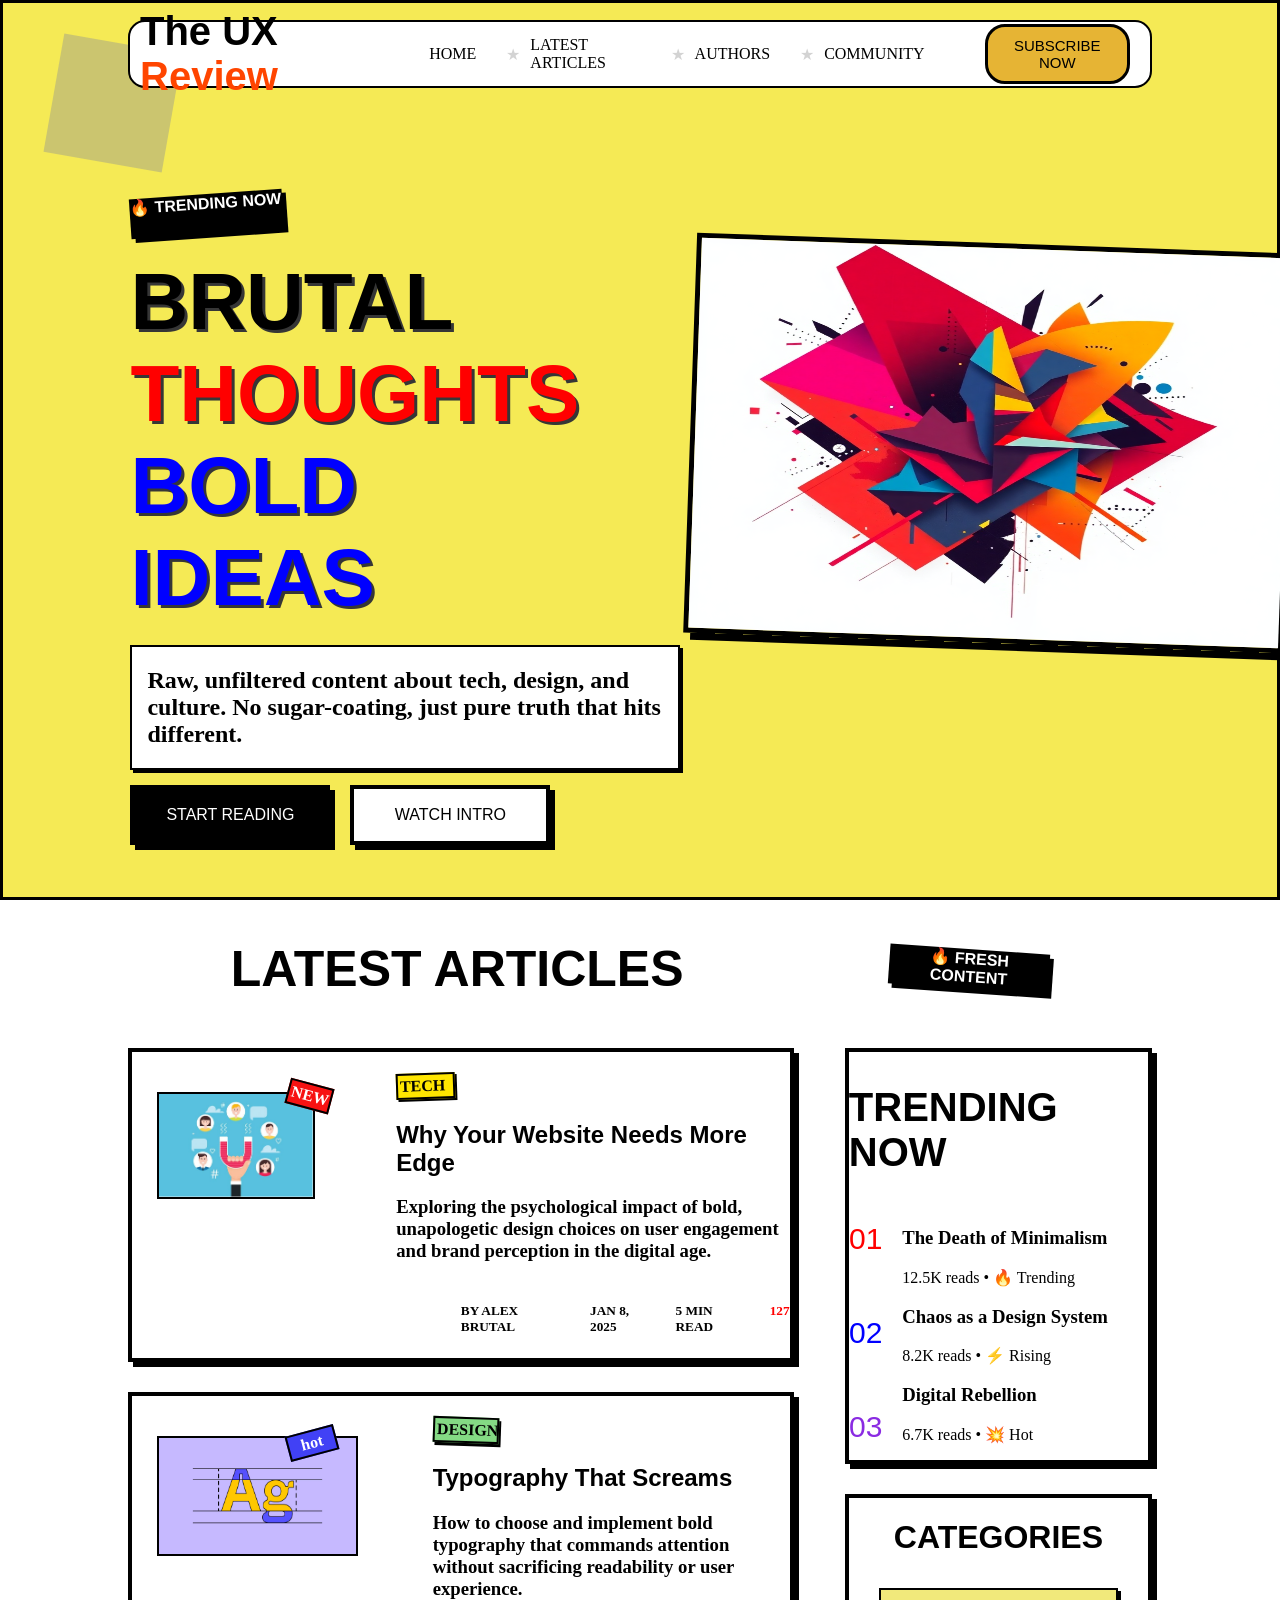
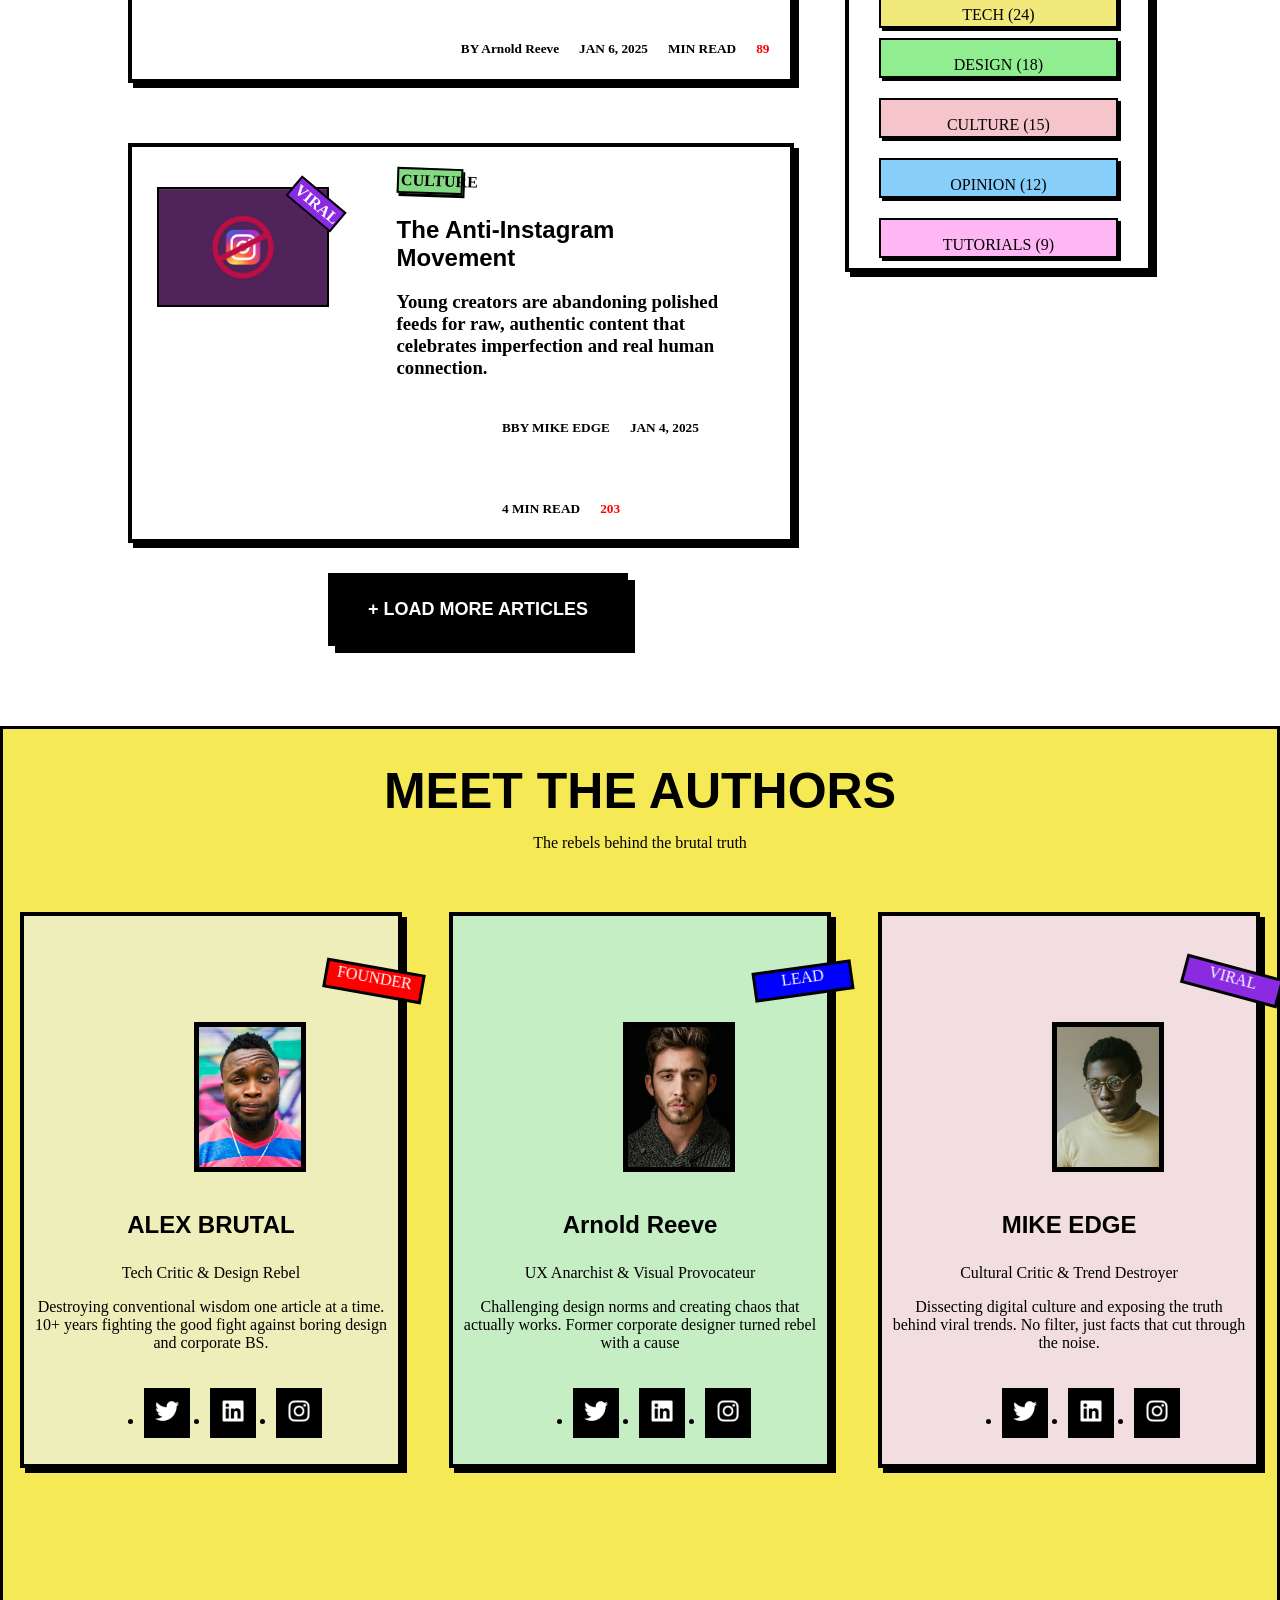
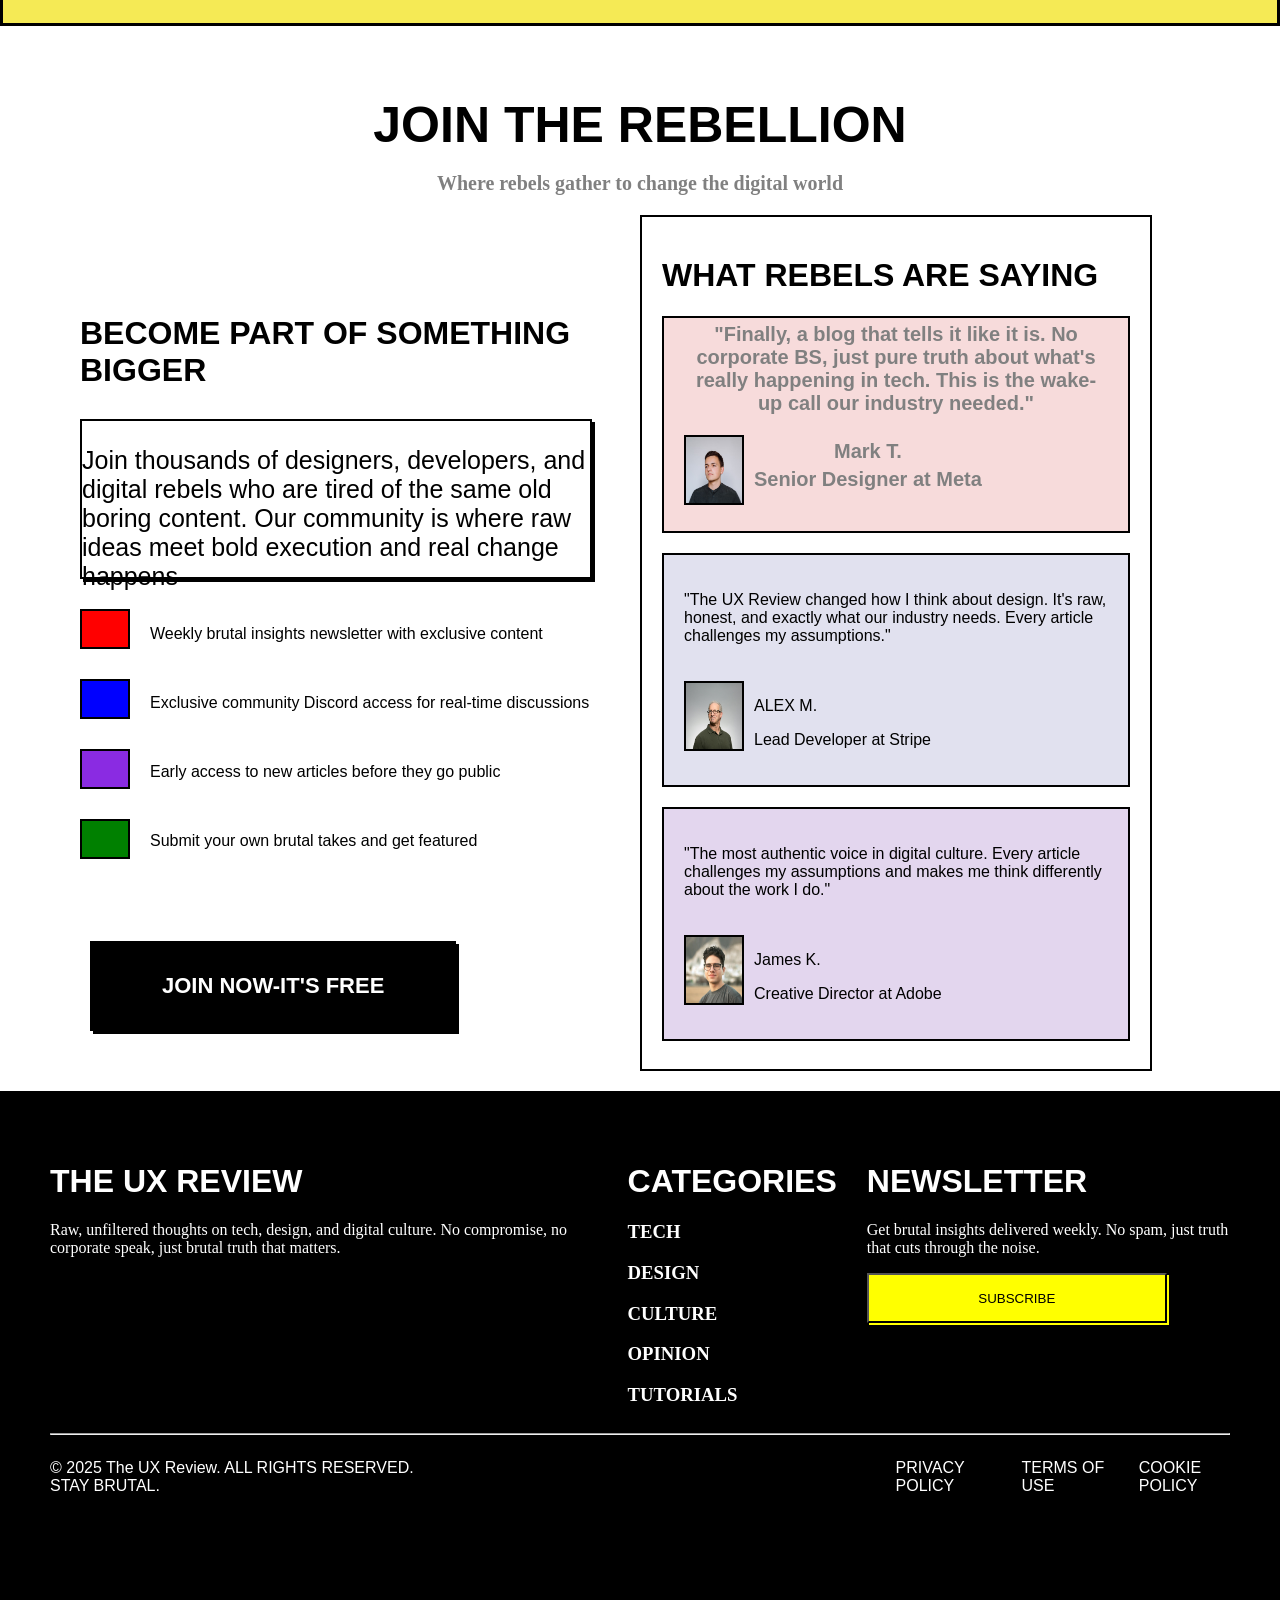
<file: index.html>
<!DOCTYPE html>
<html lang="en">

<head>
    <meta charset="UTF-8">
    <meta name="viewport" content="width=device-width, initial-scale=1.0">
    <title>Document</title>
    <link rel="stylesheet" href="./css/main.css">
    <link rel="stylesheet" href="https://cdnjs.cloudflare.com/ajax/libs/font-awesome/6.7.2/css/all.min.css">
</head>

<body>

    <!-- first page -->
    <div class="first-section">



        <div class="nav">

            <div class="container">


                <div class="left-nav">
                    <h1>The UX <span> Review</span> </h1>
                </div>


                <div class="medel-nav">
                    <div class="home">
                        <div class="word">
                            <p>HOME</p>
                        </div>

                        <div class="star">
                            ★
                        </div>
                    </div>


                    <div class="home">
                        <div class="word">
                            <p>LATEST ARTICLES</p>
                        </div>

                        <div class="star">
                            ★
                        </div>
                    </div>

                    <div class="home">
                        <div class="word">
                            <p>AUTHORS</p>
                        </div>

                        <div class="star">
                            ★
                        </div>
                    </div>

                    <div class="home">
                        <div class="word">
                            <p>COMMUNITY</p>
                        </div>

                    </div>


                </div>



                <div class="right-nav">

                    <button>SUBSCRIBE NOW</button>

                </div>
            </div>

        </div>



        <div class="square-one">
        </div>

        <div class="page">



            <div class="left-side">

                <div class="top">
                    <h4>🔥 TRENDING NOW</h4>


                </div>

                <div class="titel">
                    <h1>
                        <span class="one">BRUTAL</span>
                        <span class="two">THOUGHTS</span>
                        <span class="three">BOLD IDEAS</span>
                    </h1>
                </div>


                <div class="content">
                    <h2>Raw, unfiltered content about tech, design, and
                        culture. No sugar-coating, just pure truth that hits
                        different.</h2>
                </div>


                <div class="button">
                    <div class="button-left">
                        <button class="left">START READING</button>

                    </div>


                    <div class="button-right">
                        <button class="right">WATCH INTRO</button>

                    </div>

                </div>



            </div>




            <div class="right-side">
                <img src="./images/colorful img.png" alt="colorful img">
            </div>


            <div class="top-side">
                <p>FEATURED</p>
            </div>

        </div>

    </div>



    <!-- socund page -->
    <div class="socund-section">

        <div class="socund-top">
            <h1>LATEST ARTICLES</h1>


            <div class="black">
                <h4>🔥 FRESH CONTENT</h4>
            </div>

        </div>


        <div class="three">


            <div class="one">

                <div class="cont">
                    <div class="one-img">
                        <img src="./images/magnatic img.jpg" alt="magnatic img">
                        <h4>NEW</h4>
                    </div>

                    <div class="one-content">
                        <h4>TECH</h4>
                        <h2>Why Your Website Needs More Edge</h2>
                        <h3>Exploring the psychological impact of bold, unapologetic design choices on user engagement
                            and
                            brand perception in the digital age.</h3>
                    </div>
                </div>

                <div class="one-bottom">
                    <h5>BY ALEX BRUTAL</h5>
                    <h5>JAN 8, 2025</h5>
                    <h5>5 MIN READ</h5>
                    <h5 class="five">127</h5>
                </div>

            </div>

            <div class="two">

                <div class="cont">
                    <div class="two-img">
                        <img src="./images/ag img.avif" alt="ag img">
                        <h4>hot</h4>
                    </div>

                    <div class="two-content">
                        <h4>DESIGN</h4>
                        <h2>Typography That Screams</h2>
                        <h3>How to choose and implement bold typography that commands attention without sacrificing
                            readability or user experience.</h3>
                    </div>
                </div>

                <div class="two-bottom">
                    <h5>BY Arnold Reeve</h5>
                    <h5>JAN 6, 2025</h5>
                    <h5> MIN READ</h5>
                    <h5 class="five">89</h5>
                </div>

            </div>

            <div class="one">

                <div class="cont">
                    <div class="three-img">
                        <img src="./images/no insta img.jpg" alt="magnatic img">
                        <h4>VIRAL</h4>
                    </div>

                    <div class="three-content">
                        <h4>CULTURE</h4>
                        <h2>The Anti-Instagram Movement</h2>
                        <h3>Young creators are abandoning polished feeds for raw, authentic content that celebrates
                            imperfection and real human connection.</h3>
                    </div>
                </div>

                <div class="three-bottom">
                    <h5>BBY MIKE EDGE</h5>
                    <h5>JAN 4, 2025</h5>
                    <h5>4 MIN READ</h5>
                    <h5 class="five">203</h5>
                </div>

            </div>



            <div class="black">
                <h4>+ LOAD MORE ARTICLES</h4>
            </div>




        </div>


        <div class="column-nav">
            <div class="top-nav">
                <h2>TRENDING NOW</h2>

                <div class="numbers">
                    <div class="numbers-left">
                        <span class="red">01</span>
                        <span class="blue">02</span>
                        <span class="blueviolet">03</span>
                    </div>


                    <div class="numbers-right">
                        <h3>The Death of Minimalism</h3>
                        <p>12.5K reads • 🔥 Trending</p>

                        <h3>Chaos as a Design System</h3>
                        <p>8.2K reads • ⚡ Rising</p>


                        <h3>Digital Rebellion</h3>
                        <p>6.7K reads • 💥 Hot</p>
                    </div>

                </div>

            </div>



            <div class="CATEGORIES">
                <h1>CATEGORIES</h1>


                <div class="TECH">
                    <p>TECH (24) </p>
                </div>


                <div class="DESIGN">
                    <p>DESIGN (18)</p>
                </div>

                <div class=" CULTURE">
                    <p> CULTURE (15)</p>
                </div>

                <div class="OPINION">
                    <p>OPINION (12)</p>
                </div>


                <div class="TUTORIALS">
                    <p>TUTORIALS (9)</p>
                </div>





            </div>

        </div>



    </div>



    <!-- third page -->


    <div class="imges">


        <h1>MEET THE AUTHORS</h1>
        <p>The rebels behind the brutal truth</p>


        <div class="pic">


            <div class="pic-one">

                <p class="one-first">FOUNDER</p>

                <div class="picture">
                    <img src="./images/black-boy.jpg" alt="">

                </div>

                <div class="pic-content">
                    <h2>ALEX BRUTAL</h2>
                    <p class="first">Tech Critic & Design Rebel</p>
                    <p>Destroying conventional wisdom one article at a time. 10+ years fighting the good fight against
                        boring design and corporate BS.</p>
                </div>

                <div class="logo">
                    <ul>
                        <li class="twitter">
                            <a href="https://x.com/">
                                <img src="./images - Copy/icons/twitter-brands-solid-full.png" alt="" width="30px">
                            </a>


                        </li>



                        <li class="linkedin">
                            <a href="https://linkedin.com/">
                                <img src="./images - Copy/icons/linkedin-brands-solid-full.png" alt="" width="30px">
                            </a>


                        </li>



                        <li class="instagram">
                            <a href="https://www.instagram.com/">
                                <img src="./images - Copy/icons/instagram-brands-solid-full.png" alt="" width="30px">
                            </a>


                        </li>



                    </ul>





                </div>
            </div>


            <div class="pic-two">

                <p class="two-first">LEAD</p>

                <div class="picture">
                    <img src="./images/brawm boy.jpg" alt="">

                </div>

                <div class="pic-content">
                    <h2>Arnold Reeve</h2>
                    <p class="first">UX Anarchist & Visual Provocateur</p>
                    <p>Challenging design norms and creating chaos that actually works. Former corporate designer turned
                        rebel with a cause</p>
                </div>

                <div class="logo">
                    <ul>
                        <li class="twitter">
                            <a href="https://x.com/">
                                <img src="./images - Copy/icons/twitter-brands-solid-full.png" alt="" width="30px">
                            </a>


                        </li>



                        <li class="linkedin">
                            <a href="https://linkedin.com/">
                                <img src="./images - Copy/icons/linkedin-brands-solid-full.png" alt="" width="30px">
                            </a>


                        </li>



                        <li class="instagram">
                            <a href="https://www.instagram.com/">
                                <img src="./images - Copy/icons/instagram-brands-solid-full.png" alt="" width="30px">
                            </a>


                        </li>



                    </ul>





                </div>
            </div>


            <div class="pic-three">

                <p class="three-first">VIRAL</p>

                <div class="picture">
                    <img src="./images/glasses-boy.jpg" alt="">

                </div>

                <div class="pic-content">
                    <h2>MIKE EDGE</h2>
                    <p class="first">Cultural Critic & Trend Destroyer</p>
                    <p>Dissecting digital culture and exposing the truth behind viral trends. No filter, just facts that
                        cut through the noise.</p>
                </div>

                <div class="logo">
                    <ul>
                        <li class="twitter">
                            <a href="https://x.com/">
                                <img src="./images - Copy/icons/twitter-brands-solid-full.png" alt="" width="30px">
                            </a>


                        </li>



                        <li class="linkedin">
                            <a href="https://linkedin.com/">
                                <img src="./images - Copy/icons/linkedin-brands-solid-full.png" alt="" width="30px">
                            </a>


                        </li>



                        <li class="instagram">
                            <a href="https://www.instagram.com/">
                                <img src="./images - Copy/icons/instagram-brands-solid-full.png" alt="" width="30px">
                            </a>


                        </li>



                    </ul>





                </div>
            </div>


        </div>



    </div>




    <!-- fourth page -->

    <div class="part-top">
        <h1>JOIN THE REBELLION</h1>
        <p>Where rebels gather to change the digital world</p>
    </div>
    <div class="parts">



        <div class="part-left">

            <h1>BECOME PART OF SOMETHING BIGGER</h1>

            <div class="part-content">
                <p>Join thousands of designers, developers, and digital rebels who are tired of the same old boring
                    content. Our community is where raw ideas meet bold execution and real change happens</p>
            </div>


            <div class="pic-content">

                <div class="img-left">




                    <div class="img-left-one">

                    </div>


                    <div class="img-left-two">

                    </div>

                    <div class="img-left-three">

                    </div>


                    <div class="img-left-four">

                    </div>
                </div>


                <div class="content-left">

                    <p class="one">Weekly brutal insights newsletter with exclusive content</p>
                    <P class="two">Exclusive community Discord access for real-time discussions</P>
                    <p class="three">Early access to new articles before they go public</p>
                    <p class="four">Submit your own brutal takes and get featured</p>

                </div>

            </div>

            <b>JOIN NOW-IT'S FREE</b>

        </div>


        <div class="part-right">

            <h1>WHAT REBELS ARE SAYING</h1>
            <div class="part-top">
                <P>"Finally, a blog that tells it like it is. No corporate BS, just pure truth about what's really
                    happening in tech. This is the wake-up call our industry needed."</P>


                <div class="big-div">
                    <img src="./images - Copy/pic1_files/avatar-4-EAD2OaMD.avif" alt="">
                    <div class="part-top-content">
                        <p>Mark T.</p>
                        <p>Senior Designer at Meta</p>
                    </div>
                </div>



            </div>

            <div class="part-center">
                <P>"The UX Review changed how I think about design. It's raw, honest, and exactly what our industry
                    needs. Every article challenges my assumptions."</P>


                <div class="big-div">
                    <img src="./images/old man.jpg" alt="">
                    <div class="part-center-content">
                        <p>ALEX M.</p>
                        <p>Lead Developer at Stripe</p>
                    </div>
                </div>



            </div>

            <div class="part-bottom">
                <P>"The most authentic voice in digital culture. Every article challenges my assumptions and makes me
                    think differently about the work I do."</P>


                <div class="big-div">
                    <img src="./images - Copy/pic1_files/avatar-6-CMLrVfwj.avif" alt="">
                    <div class="part-bottom-content">
                        <p>James K.</p>
                        <p>Creative Director at Adobe</p>
                    </div>
                </div>



            </div>


        </div>


    </div>








    <!-- last section -->


    <div class="last">
        <div class="up">

            <div class="last-right">

                <h1>THE UX REVIEW</h1>
                <p>Raw, unfiltered thoughts on tech, design, and digital culture. No compromise, no corporate speak,
                    just
                    brutal truth that matters.</p>
            </div>



            <div class="last-center">

                <h1>CATEGORIES</h1>

                <h3>TECH</h3>
                <h3>DESIGN </h3>
                <h3>CULTURE</h3>
                <h3>OPINION</h3>
                <h3>TUTORIALS</h3>
            </div>

            <div class="last-last">
                <h1>NEWSLETTER</h1>
                <p>Get brutal insights delivered weekly. No spam, just truth that cuts through the noise.</p>

                <button>SUBSCRIBE</button>
            </div>

        </div>





        <hr>






        <div class="dawn">

            <p>© 2025 The UX Review. ALL RIGHTS RESERVED. STAY BRUTAL.</p>

            <div class="p">
                <p>PRIVACY POLICY</p>
                <P>TERMS OF USE</P>
                <P>COOKIE POLICY</P>
            </div>


        </div>









    </div>




</body>

</html>
</file>
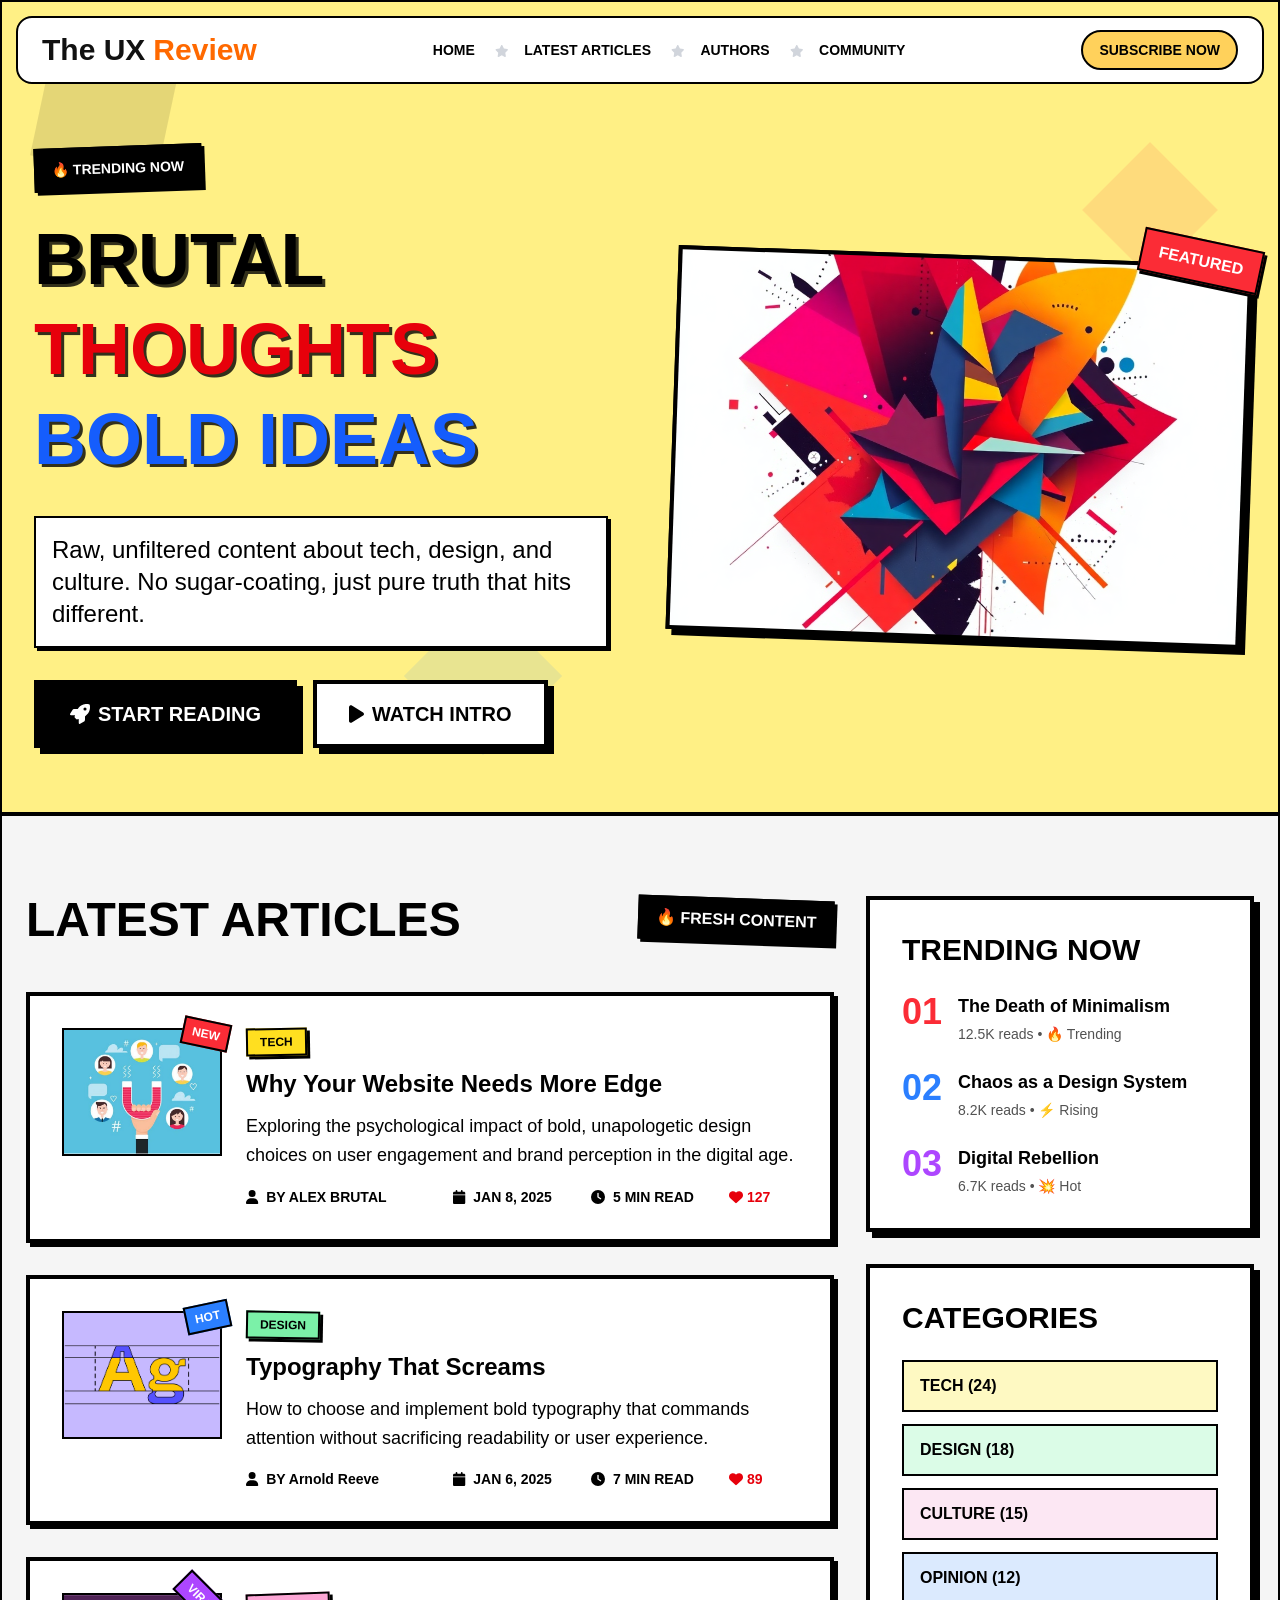
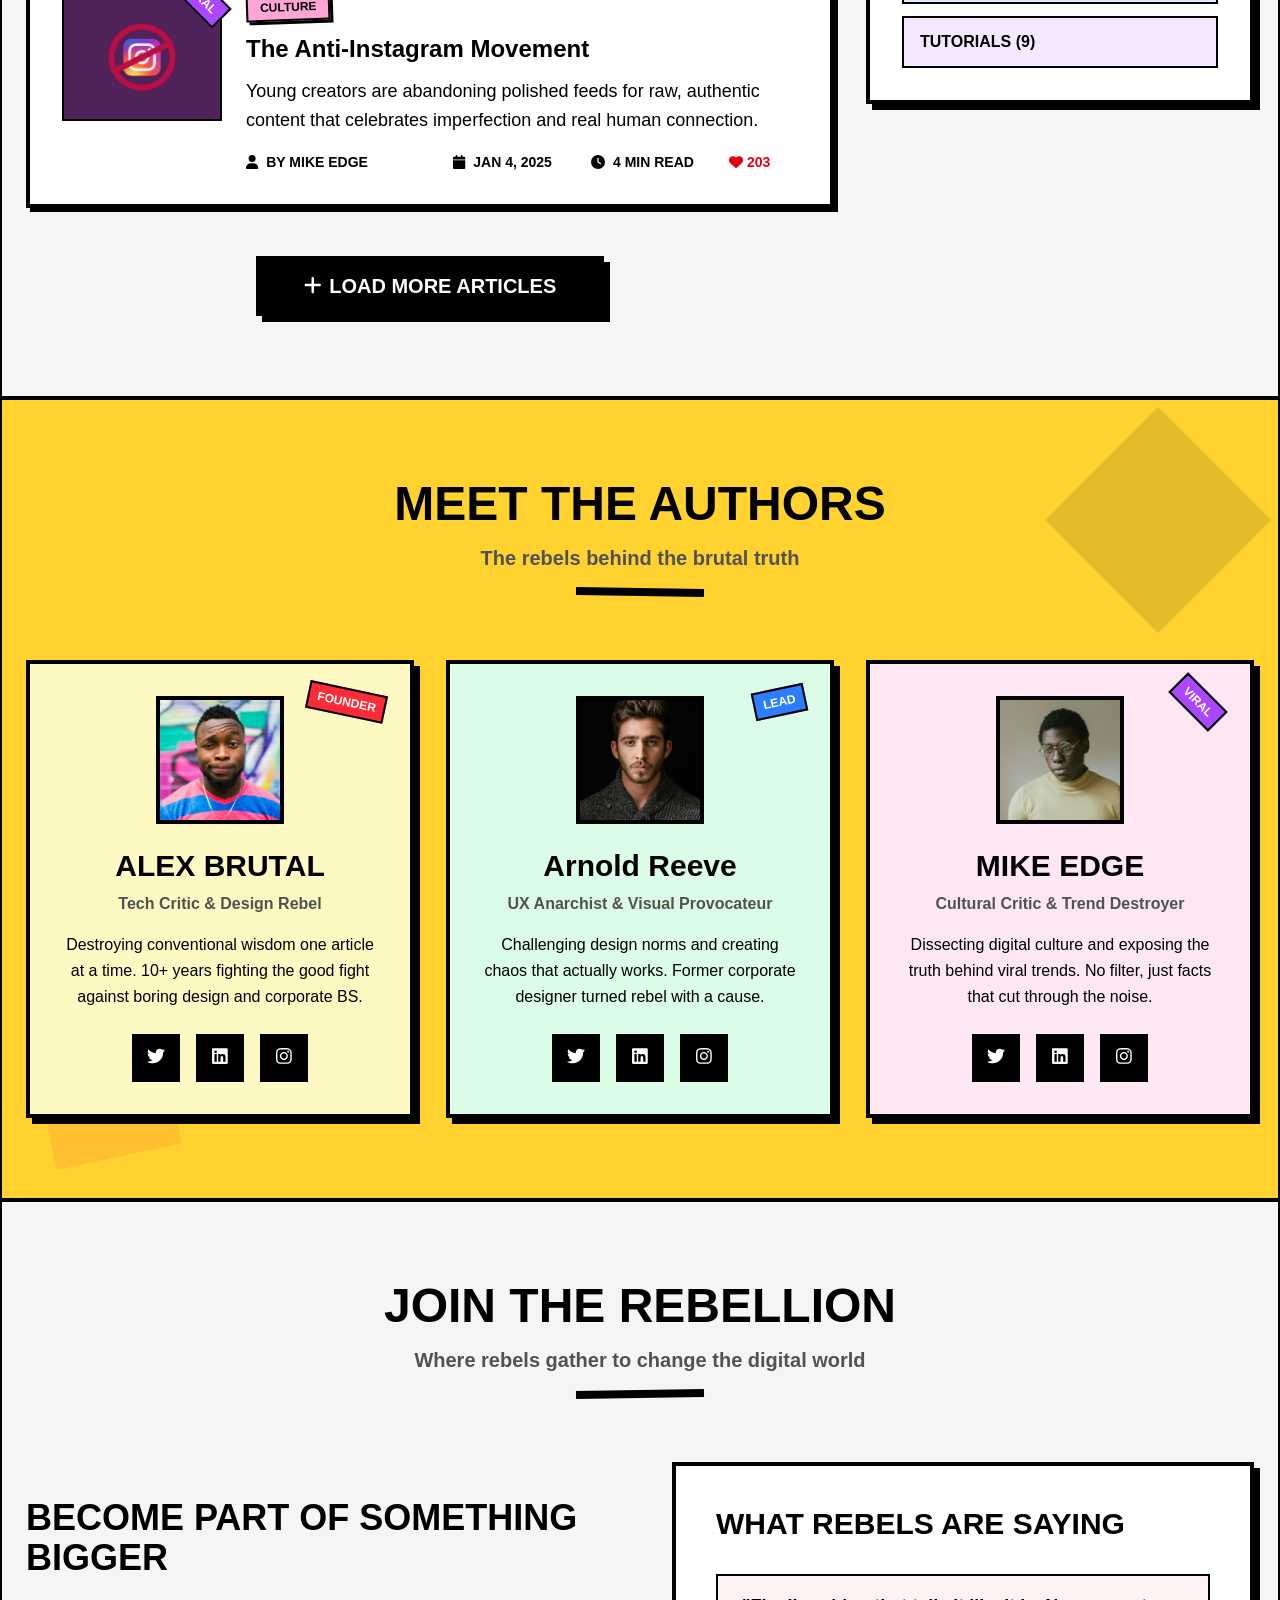
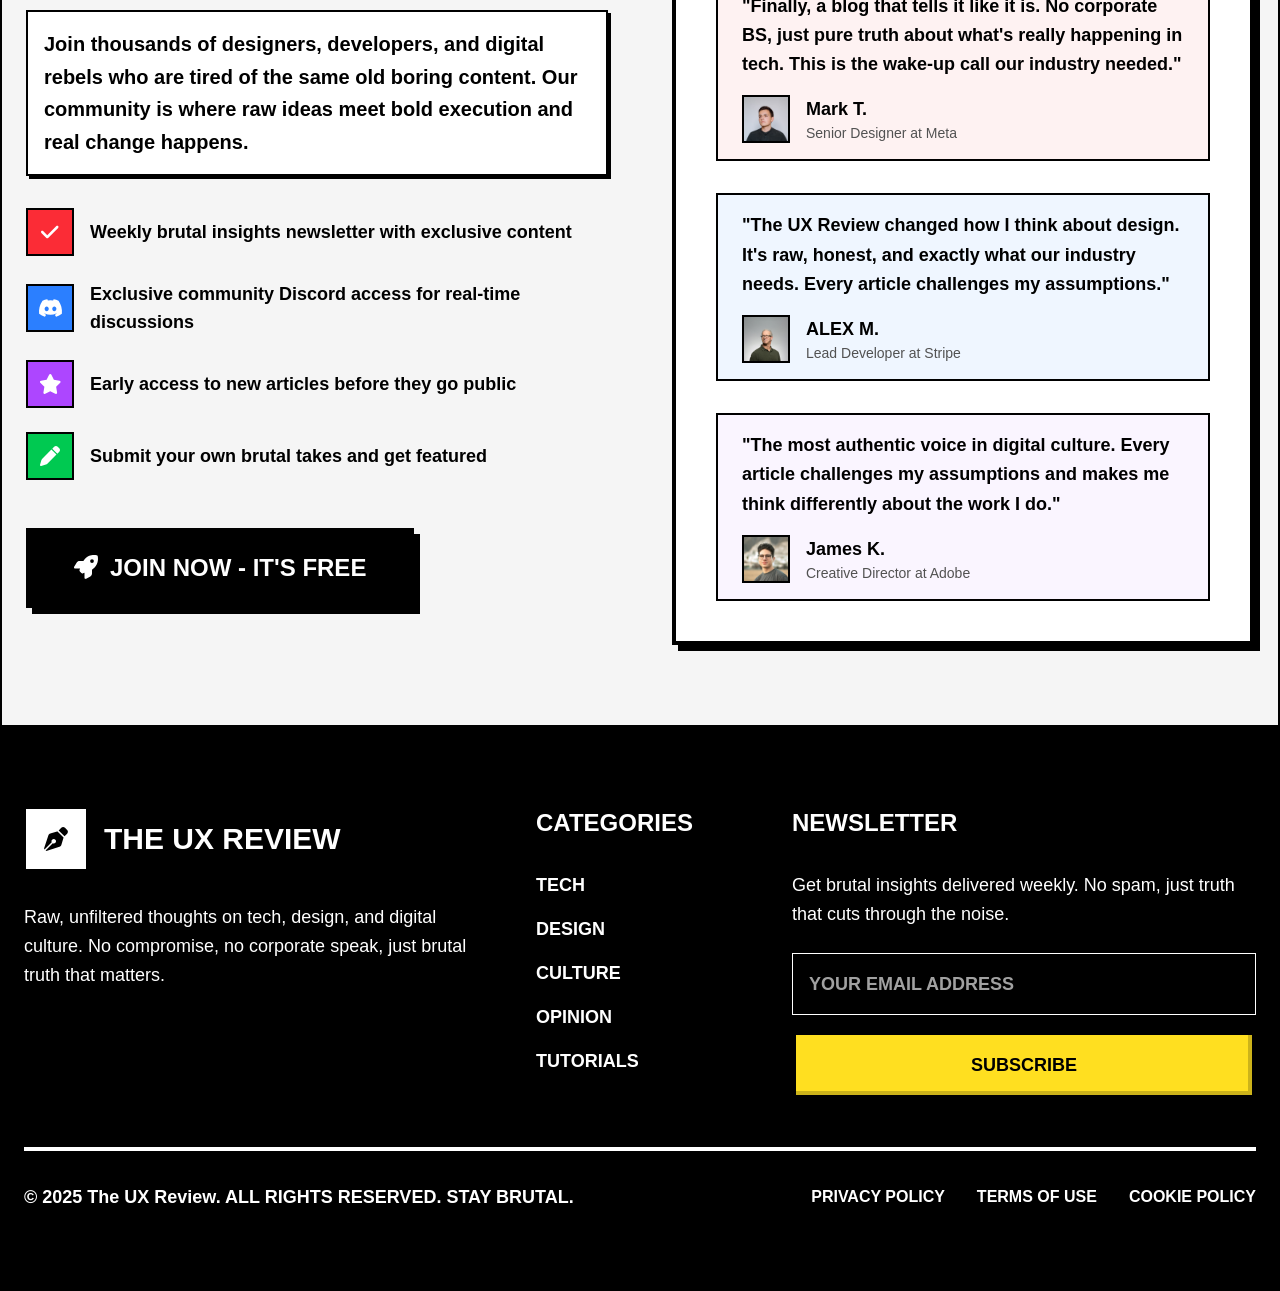
<file: images - Copy/pic1.html>
<!DOCTYPE html>
<!-- saved from url=(0038)https://the-ux-review-blog.vercel.app/ -->
<html class="fontawesome-i2svg-active fontawesome-i2svg-complete"><head><meta http-equiv="Content-Type" content="text/html; charset=UTF-8">
    
    <title>The UX Review Blog</title>
    <style type="text/css">:host,:root{--fa-font-solid:normal 900 1em/1 "Font Awesome 6 Solid";--fa-font-regular:normal 400 1em/1 "Font Awesome 6 Regular";--fa-font-light:normal 300 1em/1 "Font Awesome 6 Light";--fa-font-thin:normal 100 1em/1 "Font Awesome 6 Thin";--fa-font-duotone:normal 900 1em/1 "Font Awesome 6 Duotone";--fa-font-sharp-solid:normal 900 1em/1 "Font Awesome 6 Sharp";--fa-font-sharp-regular:normal 400 1em/1 "Font Awesome 6 Sharp";--fa-font-sharp-light:normal 300 1em/1 "Font Awesome 6 Sharp";--fa-font-brands:normal 400 1em/1 "Font Awesome 6 Brands"}svg:not(:host).svg-inline--fa,svg:not(:root).svg-inline--fa{overflow:visible;box-sizing:content-box}.svg-inline--fa{display:var(--fa-display,inline-block);height:1em;overflow:visible;vertical-align:-.125em}.svg-inline--fa.fa-2xs{vertical-align:.1em}.svg-inline--fa.fa-xs{vertical-align:0}.svg-inline--fa.fa-sm{vertical-align:-.0714285705em}.svg-inline--fa.fa-lg{vertical-align:-.2em}.svg-inline--fa.fa-xl{vertical-align:-.25em}.svg-inline--fa.fa-2xl{vertical-align:-.3125em}.svg-inline--fa.fa-pull-left{margin-right:var(--fa-pull-margin,.3em);width:auto}.svg-inline--fa.fa-pull-right{margin-left:var(--fa-pull-margin,.3em);width:auto}.svg-inline--fa.fa-li{width:var(--fa-li-width,2em);top:.25em}.svg-inline--fa.fa-fw{width:var(--fa-fw-width,1.25em)}.fa-layers svg.svg-inline--fa{bottom:0;left:0;margin:auto;position:absolute;right:0;top:0}.fa-layers-counter,.fa-layers-text{display:inline-block;position:absolute;text-align:center}.fa-layers{display:inline-block;height:1em;position:relative;text-align:center;vertical-align:-.125em;width:1em}.fa-layers svg.svg-inline--fa{-webkit-transform-origin:center center;transform-origin:center center}.fa-layers-text{left:50%;top:50%;-webkit-transform:translate(-50%,-50%);transform:translate(-50%,-50%);-webkit-transform-origin:center center;transform-origin:center center}.fa-layers-counter{background-color:var(--fa-counter-background-color,#ff253a);border-radius:var(--fa-counter-border-radius,1em);box-sizing:border-box;color:var(--fa-inverse,#fff);line-height:var(--fa-counter-line-height,1);max-width:var(--fa-counter-max-width,5em);min-width:var(--fa-counter-min-width,1.5em);overflow:hidden;padding:var(--fa-counter-padding,.25em .5em);right:var(--fa-right,0);text-overflow:ellipsis;top:var(--fa-top,0);-webkit-transform:scale(var(--fa-counter-scale,.25));transform:scale(var(--fa-counter-scale,.25));-webkit-transform-origin:top right;transform-origin:top right}.fa-layers-bottom-right{bottom:var(--fa-bottom,0);right:var(--fa-right,0);top:auto;-webkit-transform:scale(var(--fa-layers-scale,.25));transform:scale(var(--fa-layers-scale,.25));-webkit-transform-origin:bottom right;transform-origin:bottom right}.fa-layers-bottom-left{bottom:var(--fa-bottom,0);left:var(--fa-left,0);right:auto;top:auto;-webkit-transform:scale(var(--fa-layers-scale,.25));transform:scale(var(--fa-layers-scale,.25));-webkit-transform-origin:bottom left;transform-origin:bottom left}.fa-layers-top-right{top:var(--fa-top,0);right:var(--fa-right,0);-webkit-transform:scale(var(--fa-layers-scale,.25));transform:scale(var(--fa-layers-scale,.25));-webkit-transform-origin:top right;transform-origin:top right}.fa-layers-top-left{left:var(--fa-left,0);right:auto;top:var(--fa-top,0);-webkit-transform:scale(var(--fa-layers-scale,.25));transform:scale(var(--fa-layers-scale,.25));-webkit-transform-origin:top left;transform-origin:top left}.fa-1x{font-size:1em}.fa-2x{font-size:2em}.fa-3x{font-size:3em}.fa-4x{font-size:4em}.fa-5x{font-size:5em}.fa-6x{font-size:6em}.fa-7x{font-size:7em}.fa-8x{font-size:8em}.fa-9x{font-size:9em}.fa-10x{font-size:10em}.fa-2xs{font-size:.625em;line-height:.1em;vertical-align:.225em}.fa-xs{font-size:.75em;line-height:.0833333337em;vertical-align:.125em}.fa-sm{font-size:.875em;line-height:.0714285718em;vertical-align:.0535714295em}.fa-lg{font-size:1.25em;line-height:.05em;vertical-align:-.075em}.fa-xl{font-size:1.5em;line-height:.0416666682em;vertical-align:-.125em}.fa-2xl{font-size:2em;line-height:.03125em;vertical-align:-.1875em}.fa-fw{text-align:center;width:1.25em}.fa-ul{list-style-type:none;margin-left:var(--fa-li-margin,2.5em);padding-left:0}.fa-ul>li{position:relative}.fa-li{left:calc(var(--fa-li-width,2em) * -1);position:absolute;text-align:center;width:var(--fa-li-width,2em);line-height:inherit}.fa-border{border-color:var(--fa-border-color,#eee);border-radius:var(--fa-border-radius,.1em);border-style:var(--fa-border-style,solid);border-width:var(--fa-border-width,.08em);padding:var(--fa-border-padding,.2em .25em .15em)}.fa-pull-left{float:left;margin-right:var(--fa-pull-margin,.3em)}.fa-pull-right{float:right;margin-left:var(--fa-pull-margin,.3em)}.fa-beat{-webkit-animation-name:fa-beat;animation-name:fa-beat;-webkit-animation-delay:var(--fa-animation-delay,0s);animation-delay:var(--fa-animation-delay,0s);-webkit-animation-direction:var(--fa-animation-direction,normal);animation-direction:var(--fa-animation-direction,normal);-webkit-animation-duration:var(--fa-animation-duration,1s);animation-duration:var(--fa-animation-duration,1s);-webkit-animation-iteration-count:var(--fa-animation-iteration-count,infinite);animation-iteration-count:var(--fa-animation-iteration-count,infinite);-webkit-animation-timing-function:var(--fa-animation-timing,ease-in-out);animation-timing-function:var(--fa-animation-timing,ease-in-out)}.fa-bounce{-webkit-animation-name:fa-bounce;animation-name:fa-bounce;-webkit-animation-delay:var(--fa-animation-delay,0s);animation-delay:var(--fa-animation-delay,0s);-webkit-animation-direction:var(--fa-animation-direction,normal);animation-direction:var(--fa-animation-direction,normal);-webkit-animation-duration:var(--fa-animation-duration,1s);animation-duration:var(--fa-animation-duration,1s);-webkit-animation-iteration-count:var(--fa-animation-iteration-count,infinite);animation-iteration-count:var(--fa-animation-iteration-count,infinite);-webkit-animation-timing-function:var(--fa-animation-timing,cubic-bezier(.28,.84,.42,1));animation-timing-function:var(--fa-animation-timing,cubic-bezier(.28,.84,.42,1))}.fa-fade{-webkit-animation-name:fa-fade;animation-name:fa-fade;-webkit-animation-delay:var(--fa-animation-delay,0s);animation-delay:var(--fa-animation-delay,0s);-webkit-animation-direction:var(--fa-animation-direction,normal);animation-direction:var(--fa-animation-direction,normal);-webkit-animation-duration:var(--fa-animation-duration,1s);animation-duration:var(--fa-animation-duration,1s);-webkit-animation-iteration-count:var(--fa-animation-iteration-count,infinite);animation-iteration-count:var(--fa-animation-iteration-count,infinite);-webkit-animation-timing-function:var(--fa-animation-timing,cubic-bezier(.4,0,.6,1));animation-timing-function:var(--fa-animation-timing,cubic-bezier(.4,0,.6,1))}.fa-beat-fade{-webkit-animation-name:fa-beat-fade;animation-name:fa-beat-fade;-webkit-animation-delay:var(--fa-animation-delay,0s);animation-delay:var(--fa-animation-delay,0s);-webkit-animation-direction:var(--fa-animation-direction,normal);animation-direction:var(--fa-animation-direction,normal);-webkit-animation-duration:var(--fa-animation-duration,1s);animation-duration:var(--fa-animation-duration,1s);-webkit-animation-iteration-count:var(--fa-animation-iteration-count,infinite);animation-iteration-count:var(--fa-animation-iteration-count,infinite);-webkit-animation-timing-function:var(--fa-animation-timing,cubic-bezier(.4,0,.6,1));animation-timing-function:var(--fa-animation-timing,cubic-bezier(.4,0,.6,1))}.fa-flip{-webkit-animation-name:fa-flip;animation-name:fa-flip;-webkit-animation-delay:var(--fa-animation-delay,0s);animation-delay:var(--fa-animation-delay,0s);-webkit-animation-direction:var(--fa-animation-direction,normal);animation-direction:var(--fa-animation-direction,normal);-webkit-animation-duration:var(--fa-animation-duration,1s);animation-duration:var(--fa-animation-duration,1s);-webkit-animation-iteration-count:var(--fa-animation-iteration-count,infinite);animation-iteration-count:var(--fa-animation-iteration-count,infinite);-webkit-animation-timing-function:var(--fa-animation-timing,ease-in-out);animation-timing-function:var(--fa-animation-timing,ease-in-out)}.fa-shake{-webkit-animation-name:fa-shake;animation-name:fa-shake;-webkit-animation-delay:var(--fa-animation-delay,0s);animation-delay:var(--fa-animation-delay,0s);-webkit-animation-direction:var(--fa-animation-direction,normal);animation-direction:var(--fa-animation-direction,normal);-webkit-animation-duration:var(--fa-animation-duration,1s);animation-duration:var(--fa-animation-duration,1s);-webkit-animation-iteration-count:var(--fa-animation-iteration-count,infinite);animation-iteration-count:var(--fa-animation-iteration-count,infinite);-webkit-animation-timing-function:var(--fa-animation-timing,linear);animation-timing-function:var(--fa-animation-timing,linear)}.fa-spin{-webkit-animation-name:fa-spin;animation-name:fa-spin;-webkit-animation-delay:var(--fa-animation-delay,0s);animation-delay:var(--fa-animation-delay,0s);-webkit-animation-direction:var(--fa-animation-direction,normal);animation-direction:var(--fa-animation-direction,normal);-webkit-animation-duration:var(--fa-animation-duration,2s);animation-duration:var(--fa-animation-duration,2s);-webkit-animation-iteration-count:var(--fa-animation-iteration-count,infinite);animation-iteration-count:var(--fa-animation-iteration-count,infinite);-webkit-animation-timing-function:var(--fa-animation-timing,linear);animation-timing-function:var(--fa-animation-timing,linear)}.fa-spin-reverse{--fa-animation-direction:reverse}.fa-pulse,.fa-spin-pulse{-webkit-animation-name:fa-spin;animation-name:fa-spin;-webkit-animation-direction:var(--fa-animation-direction,normal);animation-direction:var(--fa-animation-direction,normal);-webkit-animation-duration:var(--fa-animation-duration,1s);animation-duration:var(--fa-animation-duration,1s);-webkit-animation-iteration-count:var(--fa-animation-iteration-count,infinite);animation-iteration-count:var(--fa-animation-iteration-count,infinite);-webkit-animation-timing-function:var(--fa-animation-timing,steps(8));animation-timing-function:var(--fa-animation-timing,steps(8))}@media (prefers-reduced-motion:reduce){.fa-beat,.fa-beat-fade,.fa-bounce,.fa-fade,.fa-flip,.fa-pulse,.fa-shake,.fa-spin,.fa-spin-pulse{-webkit-animation-delay:-1ms;animation-delay:-1ms;-webkit-animation-duration:1ms;animation-duration:1ms;-webkit-animation-iteration-count:1;animation-iteration-count:1;-webkit-transition-delay:0s;transition-delay:0s;-webkit-transition-duration:0s;transition-duration:0s}}@-webkit-keyframes fa-beat{0%,90%{-webkit-transform:scale(1);transform:scale(1)}45%{-webkit-transform:scale(var(--fa-beat-scale,1.25));transform:scale(var(--fa-beat-scale,1.25))}}@keyframes fa-beat{0%,90%{-webkit-transform:scale(1);transform:scale(1)}45%{-webkit-transform:scale(var(--fa-beat-scale,1.25));transform:scale(var(--fa-beat-scale,1.25))}}@-webkit-keyframes fa-bounce{0%{-webkit-transform:scale(1,1) translateY(0);transform:scale(1,1) translateY(0)}10%{-webkit-transform:scale(var(--fa-bounce-start-scale-x,1.1),var(--fa-bounce-start-scale-y,.9)) translateY(0);transform:scale(var(--fa-bounce-start-scale-x,1.1),var(--fa-bounce-start-scale-y,.9)) translateY(0)}30%{-webkit-transform:scale(var(--fa-bounce-jump-scale-x,.9),var(--fa-bounce-jump-scale-y,1.1)) translateY(var(--fa-bounce-height,-.5em));transform:scale(var(--fa-bounce-jump-scale-x,.9),var(--fa-bounce-jump-scale-y,1.1)) translateY(var(--fa-bounce-height,-.5em))}50%{-webkit-transform:scale(var(--fa-bounce-land-scale-x,1.05),var(--fa-bounce-land-scale-y,.95)) translateY(0);transform:scale(var(--fa-bounce-land-scale-x,1.05),var(--fa-bounce-land-scale-y,.95)) translateY(0)}57%{-webkit-transform:scale(1,1) translateY(var(--fa-bounce-rebound,-.125em));transform:scale(1,1) translateY(var(--fa-bounce-rebound,-.125em))}64%{-webkit-transform:scale(1,1) translateY(0);transform:scale(1,1) translateY(0)}100%{-webkit-transform:scale(1,1) translateY(0);transform:scale(1,1) translateY(0)}}@keyframes fa-bounce{0%{-webkit-transform:scale(1,1) translateY(0);transform:scale(1,1) translateY(0)}10%{-webkit-transform:scale(var(--fa-bounce-start-scale-x,1.1),var(--fa-bounce-start-scale-y,.9)) translateY(0);transform:scale(var(--fa-bounce-start-scale-x,1.1),var(--fa-bounce-start-scale-y,.9)) translateY(0)}30%{-webkit-transform:scale(var(--fa-bounce-jump-scale-x,.9),var(--fa-bounce-jump-scale-y,1.1)) translateY(var(--fa-bounce-height,-.5em));transform:scale(var(--fa-bounce-jump-scale-x,.9),var(--fa-bounce-jump-scale-y,1.1)) translateY(var(--fa-bounce-height,-.5em))}50%{-webkit-transform:scale(var(--fa-bounce-land-scale-x,1.05),var(--fa-bounce-land-scale-y,.95)) translateY(0);transform:scale(var(--fa-bounce-land-scale-x,1.05),var(--fa-bounce-land-scale-y,.95)) translateY(0)}57%{-webkit-transform:scale(1,1) translateY(var(--fa-bounce-rebound,-.125em));transform:scale(1,1) translateY(var(--fa-bounce-rebound,-.125em))}64%{-webkit-transform:scale(1,1) translateY(0);transform:scale(1,1) translateY(0)}100%{-webkit-transform:scale(1,1) translateY(0);transform:scale(1,1) translateY(0)}}@-webkit-keyframes fa-fade{50%{opacity:var(--fa-fade-opacity,.4)}}@keyframes fa-fade{50%{opacity:var(--fa-fade-opacity,.4)}}@-webkit-keyframes fa-beat-fade{0%,100%{opacity:var(--fa-beat-fade-opacity,.4);-webkit-transform:scale(1);transform:scale(1)}50%{opacity:1;-webkit-transform:scale(var(--fa-beat-fade-scale,1.125));transform:scale(var(--fa-beat-fade-scale,1.125))}}@keyframes fa-beat-fade{0%,100%{opacity:var(--fa-beat-fade-opacity,.4);-webkit-transform:scale(1);transform:scale(1)}50%{opacity:1;-webkit-transform:scale(var(--fa-beat-fade-scale,1.125));transform:scale(var(--fa-beat-fade-scale,1.125))}}@-webkit-keyframes fa-flip{50%{-webkit-transform:rotate3d(var(--fa-flip-x,0),var(--fa-flip-y,1),var(--fa-flip-z,0),var(--fa-flip-angle,-180deg));transform:rotate3d(var(--fa-flip-x,0),var(--fa-flip-y,1),var(--fa-flip-z,0),var(--fa-flip-angle,-180deg))}}@keyframes fa-flip{50%{-webkit-transform:rotate3d(var(--fa-flip-x,0),var(--fa-flip-y,1),var(--fa-flip-z,0),var(--fa-flip-angle,-180deg));transform:rotate3d(var(--fa-flip-x,0),var(--fa-flip-y,1),var(--fa-flip-z,0),var(--fa-flip-angle,-180deg))}}@-webkit-keyframes fa-shake{0%{-webkit-transform:rotate(-15deg);transform:rotate(-15deg)}4%{-webkit-transform:rotate(15deg);transform:rotate(15deg)}24%,8%{-webkit-transform:rotate(-18deg);transform:rotate(-18deg)}12%,28%{-webkit-transform:rotate(18deg);transform:rotate(18deg)}16%{-webkit-transform:rotate(-22deg);transform:rotate(-22deg)}20%{-webkit-transform:rotate(22deg);transform:rotate(22deg)}32%{-webkit-transform:rotate(-12deg);transform:rotate(-12deg)}36%{-webkit-transform:rotate(12deg);transform:rotate(12deg)}100%,40%{-webkit-transform:rotate(0);transform:rotate(0)}}@keyframes fa-shake{0%{-webkit-transform:rotate(-15deg);transform:rotate(-15deg)}4%{-webkit-transform:rotate(15deg);transform:rotate(15deg)}24%,8%{-webkit-transform:rotate(-18deg);transform:rotate(-18deg)}12%,28%{-webkit-transform:rotate(18deg);transform:rotate(18deg)}16%{-webkit-transform:rotate(-22deg);transform:rotate(-22deg)}20%{-webkit-transform:rotate(22deg);transform:rotate(22deg)}32%{-webkit-transform:rotate(-12deg);transform:rotate(-12deg)}36%{-webkit-transform:rotate(12deg);transform:rotate(12deg)}100%,40%{-webkit-transform:rotate(0);transform:rotate(0)}}@-webkit-keyframes fa-spin{0%{-webkit-transform:rotate(0);transform:rotate(0)}100%{-webkit-transform:rotate(360deg);transform:rotate(360deg)}}@keyframes fa-spin{0%{-webkit-transform:rotate(0);transform:rotate(0)}100%{-webkit-transform:rotate(360deg);transform:rotate(360deg)}}.fa-rotate-90{-webkit-transform:rotate(90deg);transform:rotate(90deg)}.fa-rotate-180{-webkit-transform:rotate(180deg);transform:rotate(180deg)}.fa-rotate-270{-webkit-transform:rotate(270deg);transform:rotate(270deg)}.fa-flip-horizontal{-webkit-transform:scale(-1,1);transform:scale(-1,1)}.fa-flip-vertical{-webkit-transform:scale(1,-1);transform:scale(1,-1)}.fa-flip-both,.fa-flip-horizontal.fa-flip-vertical{-webkit-transform:scale(-1,-1);transform:scale(-1,-1)}.fa-rotate-by{-webkit-transform:rotate(var(--fa-rotate-angle,none));transform:rotate(var(--fa-rotate-angle,none))}.fa-stack{display:inline-block;vertical-align:middle;height:2em;position:relative;width:2.5em}.fa-stack-1x,.fa-stack-2x{bottom:0;left:0;margin:auto;position:absolute;right:0;top:0;z-index:var(--fa-stack-z-index,auto)}.svg-inline--fa.fa-stack-1x{height:1em;width:1.25em}.svg-inline--fa.fa-stack-2x{height:2em;width:2.5em}.fa-inverse{color:var(--fa-inverse,#fff)}.fa-sr-only,.sr-only{position:absolute;width:1px;height:1px;padding:0;margin:-1px;overflow:hidden;clip:rect(0,0,0,0);white-space:nowrap;border-width:0}.fa-sr-only-focusable:not(:focus),.sr-only-focusable:not(:focus){position:absolute;width:1px;height:1px;padding:0;margin:-1px;overflow:hidden;clip:rect(0,0,0,0);white-space:nowrap;border-width:0}.svg-inline--fa .fa-primary{fill:var(--fa-primary-color,currentColor);opacity:var(--fa-primary-opacity,1)}.svg-inline--fa .fa-secondary{fill:var(--fa-secondary-color,currentColor);opacity:var(--fa-secondary-opacity,.4)}.svg-inline--fa.fa-swap-opacity .fa-primary{opacity:var(--fa-secondary-opacity,.4)}.svg-inline--fa.fa-swap-opacity .fa-secondary{opacity:var(--fa-primary-opacity,1)}.svg-inline--fa mask .fa-primary,.svg-inline--fa mask .fa-secondary{fill:#000}.fa-duotone.fa-inverse,.fad.fa-inverse{color:var(--fa-inverse,#fff)}</style><link rel="icon" href="https://the-ux-review-blog.vercel.app/assets/favicon-Bg91HCOF.png">
    <meta name="viewport" content="width=device-width, initial-scale=1.0">
    <script src="./pic1_files/all.min.js.download" crossorigin="anonymous" referrerpolicy="no-referrer"></script>
    <!-- add meta for share links -->
    <meta property="og:title" content="The UX Review">
    <meta property="og:description" content="A blog about UX design and research.">
    <meta property="og:image" content="https://i.ibb.co/60jyQVr0/156-UX-Definition-Illustration-blog.png">
    <meta property="og:url" content="https://the-ux-review-blog.vercel.app/">
    <link rel="preconnect" href="https://fonts.googleapis.com/">
    <link rel="preconnect" href="https://fonts.gstatic.com/" crossorigin="">
    <link href="./pic1_files/css2" rel="stylesheet">
    <link rel="stylesheet" crossorigin="" href="./pic1_files/index-CaRBhNJ-.css">
  </head>
  <body class="bg-neutral-50">
    <header id="header" class="fixed top-0 left-0 right-0 z-50">
      <div class="max-w-7xl mx-auto px-4 py-4">
        <div class="flex justify-between items-center border-2 border-black rounded-2xl shadow-custom bg-white px-6 py-3">
          <div id="logo" class="text-3xl font-extrabold">
            <a class="flex items-center gap-2 cursor-pointer" href="https://the-ux-review-blog.vercel.app/index.html#hero">
              <span class="text-brand-text">The UX </span>
              <span class="text-orange-500"> Review</span>
            </a>
          </div>

          <a href="https://the-ux-review-blog.vercel.app/#mobile-menu" class="menu-toggle brutal-border-sm brutal-shadow-xs xl:hidden">
            <svg class="svg-inline--fa fa-bars text-2xl cursor-pointer" aria-hidden="true" focusable="false" data-prefix="fas" data-icon="bars" role="img" xmlns="http://www.w3.org/2000/svg" viewBox="0 0 448 512" data-fa-i2svg=""><path fill="currentColor" d="M0 96C0 78.3 14.3 64 32 64H416c17.7 0 32 14.3 32 32s-14.3 32-32 32H32C14.3 128 0 113.7 0 96zM0 256c0-17.7 14.3-32 32-32H416c17.7 0 32 14.3 32 32s-14.3 32-32 32H32c-17.7 0-32-14.3-32-32zM448 416c0 17.7-14.3 32-32 32H32c-17.7 0-32-14.3-32-32s14.3-32 32-32H416c17.7 0 32 14.3 32 32z"></path></svg><!-- <i class="fa-solid fa-bars text-2xl cursor-pointer"></i> Font Awesome fontawesome.com -->
          </a>

          <nav id="main-nav" class="hidden xl:block text-sm font-semibold">
            <ul class="flex items-center gap-4">
              <li>
                <a class="hover:text-brand-orange transition-colors cursor-pointer" href="https://the-ux-review-blog.vercel.app/#hero">HOME</a>
                <svg class="svg-inline--fa fa-star text-xs text-gray-300 ml-4" aria-hidden="true" focusable="false" data-prefix="fas" data-icon="star" role="img" xmlns="http://www.w3.org/2000/svg" viewBox="0 0 576 512" data-fa-i2svg=""><path fill="currentColor" d="M316.9 18C311.6 7 300.4 0 288.1 0s-23.4 7-28.8 18L195 150.3 51.4 171.5c-12 1.8-22 10.2-25.7 21.7s-.7 24.2 7.9 32.7L137.8 329 113.2 474.7c-2 12 3 24.2 12.9 31.3s23 8 33.8 2.3l128.3-68.5 128.3 68.5c10.8 5.7 23.9 4.9 33.8-2.3s14.9-19.3 12.9-31.3L438.5 329 542.7 225.9c8.6-8.5 11.7-21.2 7.9-32.7s-13.7-19.9-25.7-21.7L381.2 150.3 316.9 18z"></path></svg><!-- <i class="fa-solid fa-star text-xs text-gray-300 ml-4"></i> Font Awesome fontawesome.com -->
              </li>

              <li>
                <a class="hover:text-brand-orange transition-colors cursor-pointer" href="https://the-ux-review-blog.vercel.app/#latestArticles">LATEST ARTICLES</a>
                <svg class="svg-inline--fa fa-star text-xs text-gray-300 ml-4" aria-hidden="true" focusable="false" data-prefix="fas" data-icon="star" role="img" xmlns="http://www.w3.org/2000/svg" viewBox="0 0 576 512" data-fa-i2svg=""><path fill="currentColor" d="M316.9 18C311.6 7 300.4 0 288.1 0s-23.4 7-28.8 18L195 150.3 51.4 171.5c-12 1.8-22 10.2-25.7 21.7s-.7 24.2 7.9 32.7L137.8 329 113.2 474.7c-2 12 3 24.2 12.9 31.3s23 8 33.8 2.3l128.3-68.5 128.3 68.5c10.8 5.7 23.9 4.9 33.8-2.3s14.9-19.3 12.9-31.3L438.5 329 542.7 225.9c8.6-8.5 11.7-21.2 7.9-32.7s-13.7-19.9-25.7-21.7L381.2 150.3 316.9 18z"></path></svg><!-- <i class="fa-solid fa-star text-xs text-gray-300 ml-4"></i> Font Awesome fontawesome.com -->
              </li>

              <li>
                <a class="hover:text-brand-orange transition-colors cursor-pointer" href="https://the-ux-review-blog.vercel.app/#authors">AUTHORS</a>
                <svg class="svg-inline--fa fa-star text-xs text-gray-300 ml-4" aria-hidden="true" focusable="false" data-prefix="fas" data-icon="star" role="img" xmlns="http://www.w3.org/2000/svg" viewBox="0 0 576 512" data-fa-i2svg=""><path fill="currentColor" d="M316.9 18C311.6 7 300.4 0 288.1 0s-23.4 7-28.8 18L195 150.3 51.4 171.5c-12 1.8-22 10.2-25.7 21.7s-.7 24.2 7.9 32.7L137.8 329 113.2 474.7c-2 12 3 24.2 12.9 31.3s23 8 33.8 2.3l128.3-68.5 128.3 68.5c10.8 5.7 23.9 4.9 33.8-2.3s14.9-19.3 12.9-31.3L438.5 329 542.7 225.9c8.6-8.5 11.7-21.2 7.9-32.7s-13.7-19.9-25.7-21.7L381.2 150.3 316.9 18z"></path></svg><!-- <i class="fa-solid fa-star text-xs text-gray-300 ml-4"></i> Font Awesome fontawesome.com -->
              </li>

              <li>
                <a class="hover:text-brand-orange transition-colors cursor-pointer" href="https://the-ux-review-blog.vercel.app/#community">COMMUNITY</a>
              </li>
            </ul>
          </nav>

          <div id="header-actions" class="hidden xl:block">
            <a class="flex items-center gap-2 text-sm font-bold bg-brand-yellow border-2 border-black rounded-full shadow-custom-sm hover:shadow-none hover:translate-x-[3px] hover:translate-y-[3px] transition-all py-2 px-4  cursor-pointer" href="https://the-ux-review-blog.vercel.app/#community">
              SUBSCRIBE NOW
            </a>
          </div>

          <div id="mobile-menu" class="mobile-menu-container">
            <div class="mobile-menu-content brutal-shadow">
              <div class="p-6">
                <div class="flex justify-between items-center mb-8 border-b-2 border-t-2 border-black py-3">
                  <div class="text-2xl font-black transform -rotate-1">
                    MENU
                  </div>
                  <a href="https://the-ux-review-blog.vercel.app/#" class="mobile-menu-close text-2xl brutal-border-sm w-10 h-10 flex items-center justify-center hover:bg-red-100 transition-colors">
                    <svg class="svg-inline--fa fa-xmark" aria-hidden="true" focusable="false" data-prefix="fas" data-icon="xmark" role="img" xmlns="http://www.w3.org/2000/svg" viewBox="0 0 384 512" data-fa-i2svg=""><path fill="currentColor" d="M342.6 150.6c12.5-12.5 12.5-32.8 0-45.3s-32.8-12.5-45.3 0L192 210.7 86.6 105.4c-12.5-12.5-32.8-12.5-45.3 0s-12.5 32.8 0 45.3L146.7 256 41.4 361.4c-12.5 12.5-12.5 32.8 0 45.3s32.8 12.5 45.3 0L192 301.3 297.4 406.6c12.5 12.5 32.8 12.5 45.3 0s12.5-32.8 0-45.3L237.3 256 342.6 150.6z"></path></svg><!-- <i class="fa-solid fa-times"></i> Font Awesome fontawesome.com -->
                  </a>
                </div>
                <nav class="mb-8">
                  <ul class="space-y-6">
                    <li>
                      <a href="https://the-ux-review-blog.vercel.app/#hero" class="text-xl font-bold hover:text-brand-orange block transform hover:-translate-y-1 transition-transform">HOME</a>
                    </li>

                    <li>
                      <a href="https://the-ux-review-blog.vercel.app/#latestArticles" class="text-xl font-bold hover:text-brand-orange block transform hover:-translate-y-1 transition-transform">LATEST ARTICLES</a>
                    </li>
                    <li>
                      <a href="https://the-ux-review-blog.vercel.app/#authors" class="text-xl font-bold hover:text-brand-orange block transform hover:-translate-y-1 transition-transform">AUTHORS</a>
                    </li>
                    <li>
                      <a href="https://the-ux-review-blog.vercel.app/#community" class="text-xl font-bold hover:text-brand-orange block transform hover:-translate-y-1 transition-transform">COMMUNITY</a>
                    </li>
                  </ul>
                </nav>
                <div class="mt-8">
                  <a href="https://the-ux-review-blog.vercel.app/#community" class="relative block w-full bg-brand-yellow text-black py-3 text-lg font-bold brutal-border brutal-shadow-xs text-center transform hover:-translate-y-1 transition-transform">
                    <svg class="svg-inline--fa fa-rocket mr-2" aria-hidden="true" focusable="false" data-prefix="fas" data-icon="rocket" role="img" xmlns="http://www.w3.org/2000/svg" viewBox="0 0 512 512" data-fa-i2svg=""><path fill="currentColor" d="M156.6 384.9L125.7 354c-8.5-8.5-11.5-20.8-7.7-32.2c3-8.9 7-20.5 11.8-33.8L24 288c-8.6 0-16.6-4.6-20.9-12.1s-4.2-16.7 .2-24.1l52.5-88.5c13-21.9 36.5-35.3 61.9-35.3l82.3 0c2.4-4 4.8-7.7 7.2-11.3C289.1-4.1 411.1-8.1 483.9 5.3c11.6 2.1 20.6 11.2 22.8 22.8c13.4 72.9 9.3 194.8-111.4 276.7c-3.5 2.4-7.3 4.8-11.3 7.2v82.3c0 25.4-13.4 49-35.3 61.9l-88.5 52.5c-7.4 4.4-16.6 4.5-24.1 .2s-12.1-12.2-12.1-20.9V380.8c-14.1 4.9-26.4 8.9-35.7 11.9c-11.2 3.6-23.4 .5-31.8-7.8zM384 168a40 40 0 1 0 0-80 40 40 0 1 0 0 80z"></path></svg><!-- <i class="fa-solid fa-rocket mr-2"></i> Font Awesome fontawesome.com -->SUBSCRIBE NOW
                  </a>
                </div>
              </div>
            </div>
          </div>
        </div>
      </div>
    </header>

    <section id="hero" class="bg-yellow-200 pb-16 pt-36 brutal-border-sm border-b-4 flex items-center relative overflow-hidden">
      <div class="absolute inset-0 opacity-10">
        <div class="absolute top-10 left-10 w-32 h-32 bg-black transform rotate-12"></div>
        <div class="absolute top-40 right-20 w-24 h-24 bg-red-500 transform -rotate-45"></div>
        <div class="absolute bottom-20 left-1/3 w-28 h-28 bg-blue-500 transform rotate-45"></div>
      </div>
      <div class="max-w-7xl mx-auto px-8 w-full relative z-10">
        <div class="grid grid-cols-1 lg:grid-cols-2 gap-16 items-center">
          <div>
            <div class="bg-black text-white px-4 py-2 inline-block mb-6 brutal-border-sm brutal-shadow-xs transform -rotate-2">
              <span class="text-sm font-bold">🔥 TRENDING NOW</span>
            </div>
            <h2 class="text-7xl font-black mb-8 leading-tight text-shadow-white">
              BRUTAL<br>
              <span class="text-red-600">THOUGHTS</span><br>
              <span class="text-blue-600">BOLD IDEAS</span>
            </h2>
            <p class="text-2xl mb-8 font-medium bg-white p-4 brutal-border-sm brutal-shadow-xs">
              Raw, unfiltered content about tech, design, and culture. No
              sugar-coating, just pure truth that hits different.
            </p>
            <div class="flex items-center space-x-4">
              <div class="relative isolate before:w-full before:h-full before:absolute before:top-1.5 before:left-1.5 before:bg-black before:-z-10">
                <button class="bg-black cursor-pointer text-white brutal-border px-8 py-4 text-xl font-bold hover:translate-1.5 transition-transform duration-200" fdprocessedid="ypx4gj">
                  <svg class="svg-inline--fa fa-rocket mr-2" aria-hidden="true" focusable="false" data-prefix="fas" data-icon="rocket" role="img" xmlns="http://www.w3.org/2000/svg" viewBox="0 0 512 512" data-fa-i2svg=""><path fill="currentColor" d="M156.6 384.9L125.7 354c-8.5-8.5-11.5-20.8-7.7-32.2c3-8.9 7-20.5 11.8-33.8L24 288c-8.6 0-16.6-4.6-20.9-12.1s-4.2-16.7 .2-24.1l52.5-88.5c13-21.9 36.5-35.3 61.9-35.3l82.3 0c2.4-4 4.8-7.7 7.2-11.3C289.1-4.1 411.1-8.1 483.9 5.3c11.6 2.1 20.6 11.2 22.8 22.8c13.4 72.9 9.3 194.8-111.4 276.7c-3.5 2.4-7.3 4.8-11.3 7.2v82.3c0 25.4-13.4 49-35.3 61.9l-88.5 52.5c-7.4 4.4-16.6 4.5-24.1 .2s-12.1-12.2-12.1-20.9V380.8c-14.1 4.9-26.4 8.9-35.7 11.9c-11.2 3.6-23.4 .5-31.8-7.8zM384 168a40 40 0 1 0 0-80 40 40 0 1 0 0 80z"></path></svg><!-- <i class="fa-solid fa-rocket mr-2"></i> Font Awesome fontawesome.com -->START READING
                </button>
              </div>
              <div class="relative isolate before:w-full before:h-full before:absolute before:top-1.5 before:left-1.5 before:bg-black before:-z-10">
                <button class="bg-white cursor-pointer brutal-border px-8 py-4 text-xl font-bold hover:translate-1.5 transition-transform duration-200" fdprocessedid="dho3t">
                  <svg class="svg-inline--fa fa-play mr-2" aria-hidden="true" focusable="false" data-prefix="fas" data-icon="play" role="img" xmlns="http://www.w3.org/2000/svg" viewBox="0 0 384 512" data-fa-i2svg=""><path fill="currentColor" d="M73 39c-14.8-9.1-33.4-9.4-48.5-.9S0 62.6 0 80V432c0 17.4 9.4 33.4 24.5 41.9s33.7 8.1 48.5-.9L361 297c14.3-8.7 23-24.2 23-41s-8.7-32.2-23-41L73 39z"></path></svg><!-- <i class="fa-solid fa-play mr-2"></i> Font Awesome fontawesome.com -->WATCH INTRO
                </button>
              </div>
            </div>
          </div>
          <div class="relative">
            <div class="bg-black brutal-border brutal-shadow h-96 flex items-center justify-center transform lg:rotate-2 hover-lift transition-all duration-300">
              <img class="w-full h-full object-cover" src="./pic1_files/e7c75b833c-f09fa794a4e1fbd04b1e.png" alt="abstract brutalist geometric shapes with bold colors, digital art style, high contrast">
            </div>
            <div class="absolute -top-4 -right-4 bg-red-500 text-white px-4 py-2 brutal-border-sm brutal-shadow-xs transform rotate-12">
              <span class="font-bold">FEATURED</span>
            </div>
          </div>
        </div>
      </div>
    </section>

    <section id="latestArticles" class="bg-neutral-100 py-20 brutal-border-sm border-b-4">
      <div class="max-w-7xl mx-auto px-6">
        <div class="grid grid-cols-1 lg:grid-cols-3 gap-8">
          <div class="lg:col-span-2">
            <div class="flex items-center justify-between mb-12">
              <h3 class="text-5xl font-black">LATEST ARTICLES</h3>
              <div class="bg-black hidden sm:block text-white px-4 py-2 brutal-border-sm brutal-shadow-xs transform rotate-2">
                <span class="font-bold">🔥 FRESH CONTENT</span>
              </div>
            </div>
            <div class="space-y-8">
              <article class="bg-white brutal-border brutal-shadow-sm p-8 hover-lift transition-all duration-300 group">
                <div class="flex flex-col lg:flex-row items-start space-x-6">
                  <div class="relative mb-3 lg:mb-0 flex-shrink-0">
                    <img class="w-40 h-32 object-cover brutal-border-sm" src="./pic1_files/user-engagement-2-DFdiyblT.jpg" alt="bold website design with sharp edges and contrasting colors">
                    <div class="absolute -top-2 -right-2 bg-red-500 text-white px-2 py-1 text-xs font-bold brutal-border-sm transform rotate-12">
                      NEW
                    </div>
                  </div>
                  <div class="flex-1">
                    <div class="bg-yellow-300 brutal-border-sm px-3 py-1 text-xs font-bold inline-block mb-3 brutal-shadow-xs transform -rotate-1">
                      TECH
                    </div>
                    <h4 class="text-2xl font-bold mb-3 group-hover:text-red-600 transition-colors">
                      Why Your Website Needs More Edge
                    </h4>
                    <p class="mb-4 text-lg leading-relaxed">
                      Exploring the psychological impact of bold, unapologetic
                      design choices on user engagement and brand perception in
                      the digital age.
                    </p>
                    <div class="grid grid-cols-1 sm:grid-cols-2 xl:grid-cols-8 items-center space-x-6 text-sm font-semibold">
                      <span class="flex items-center xl:col-span-3"><svg class="svg-inline--fa fa-user mr-2" aria-hidden="true" focusable="false" data-prefix="fas" data-icon="user" role="img" xmlns="http://www.w3.org/2000/svg" viewBox="0 0 448 512" data-fa-i2svg=""><path fill="currentColor" d="M224 256A128 128 0 1 0 224 0a128 128 0 1 0 0 256zm-45.7 48C79.8 304 0 383.8 0 482.3C0 498.7 13.3 512 29.7 512H418.3c16.4 0 29.7-13.3 29.7-29.7C448 383.8 368.2 304 269.7 304H178.3z"></path></svg><!-- <i class="fa-solid fa-user mr-2"></i> Font Awesome fontawesome.com -->BY ALEX
                        BRUTAL</span>
                      <span class="flex items-center xl:col-span-2"><svg class="svg-inline--fa fa-calendar mr-2" aria-hidden="true" focusable="false" data-prefix="fas" data-icon="calendar" role="img" xmlns="http://www.w3.org/2000/svg" viewBox="0 0 448 512" data-fa-i2svg=""><path fill="currentColor" d="M96 32V64H48C21.5 64 0 85.5 0 112v48H448V112c0-26.5-21.5-48-48-48H352V32c0-17.7-14.3-32-32-32s-32 14.3-32 32V64H160V32c0-17.7-14.3-32-32-32S96 14.3 96 32zM448 192H0V464c0 26.5 21.5 48 48 48H400c26.5 0 48-21.5 48-48V192z"></path></svg><!-- <i class="fa-solid fa-calendar mr-2"></i> Font Awesome fontawesome.com -->JAN 8,
                        2025</span>
                      <span class="flex items-center xl:col-span-2"><svg class="svg-inline--fa fa-clock mr-2" aria-hidden="true" focusable="false" data-prefix="fas" data-icon="clock" role="img" xmlns="http://www.w3.org/2000/svg" viewBox="0 0 512 512" data-fa-i2svg=""><path fill="currentColor" d="M256 0a256 256 0 1 1 0 512A256 256 0 1 1 256 0zM232 120V256c0 8 4 15.5 10.7 20l96 64c11 7.4 25.9 4.4 33.3-6.7s4.4-25.9-6.7-33.3L280 243.2V120c0-13.3-10.7-24-24-24s-24 10.7-24 24z"></path></svg><!-- <i class="fa-solid fa-clock mr-2"></i> Font Awesome fontawesome.com -->5 MIN READ</span>
                      <span class="flex items-center text-red-600"><svg class="svg-inline--fa fa-heart mr-1" aria-hidden="true" focusable="false" data-prefix="fas" data-icon="heart" role="img" xmlns="http://www.w3.org/2000/svg" viewBox="0 0 512 512" data-fa-i2svg=""><path fill="currentColor" d="M47.6 300.4L228.3 469.1c7.5 7 17.4 10.9 27.7 10.9s20.2-3.9 27.7-10.9L464.4 300.4c30.4-28.3 47.6-68 47.6-109.5v-5.8c0-69.9-50.5-129.5-119.4-141C347 36.5 300.6 51.4 268 84L256 96 244 84c-32.6-32.6-79-47.5-124.6-39.9C50.5 55.6 0 115.2 0 185.1v5.8c0 41.5 17.2 81.2 47.6 109.5z"></path></svg><!-- <i class="fa-solid fa-heart mr-1"></i> Font Awesome fontawesome.com -->127</span>
                    </div>
                  </div>
                </div>
              </article>

              <article class="bg-white brutal-border brutal-shadow-sm p-8 hover-lift transition-all duration-300 group">
                <div class="flex flex-col lg:flex-row items-start space-x-6">
                  <div class="relative mb-3 lg:mb-0 flex-shrink-0">
                    <img class="w-40 h-32 object-cover brutal-border-sm" src="./pic1_files/guide-to-typography-CNuK3VDW.avif" alt="bold typography design, experimental fonts, creative lettering">
                    <div class="absolute -top-2 -right-2 bg-blue-500 text-white px-2 py-1 text-xs font-bold brutal-border-sm transform -rotate-12">
                      HOT
                    </div>
                  </div>
                  <div class="flex-1">
                    <div class="bg-green-300 brutal-border-sm px-3 py-1 text-xs font-bold inline-block mb-3 brutal-shadow-xs transform rotate-1">
                      DESIGN
                    </div>
                    <h4 class="text-2xl font-bold mb-3 group-hover:text-blue-600 transition-colors">
                      Typography That Screams
                    </h4>
                    <p class="mb-4 text-lg leading-relaxed">
                      How to choose and implement bold typography that commands
                      attention without sacrificing readability or user
                      experience.
                    </p>
                    <div class="grid grid-cols-1 sm:grid-cols-2 xl:grid-cols-8 items-center space-x-6 text-sm font-semibold">
                      <span class="flex items-center xl:col-span-3"><svg class="svg-inline--fa fa-user mr-2" aria-hidden="true" focusable="false" data-prefix="fas" data-icon="user" role="img" xmlns="http://www.w3.org/2000/svg" viewBox="0 0 448 512" data-fa-i2svg=""><path fill="currentColor" d="M224 256A128 128 0 1 0 224 0a128 128 0 1 0 0 256zm-45.7 48C79.8 304 0 383.8 0 482.3C0 498.7 13.3 512 29.7 512H418.3c16.4 0 29.7-13.3 29.7-29.7C448 383.8 368.2 304 269.7 304H178.3z"></path></svg><!-- <i class="fa-solid fa-user mr-2"></i> Font Awesome fontawesome.com -->BY Arnold
                        Reeve</span>
                      <span class="flex items-center xl:col-span-2"><svg class="svg-inline--fa fa-calendar mr-2" aria-hidden="true" focusable="false" data-prefix="fas" data-icon="calendar" role="img" xmlns="http://www.w3.org/2000/svg" viewBox="0 0 448 512" data-fa-i2svg=""><path fill="currentColor" d="M96 32V64H48C21.5 64 0 85.5 0 112v48H448V112c0-26.5-21.5-48-48-48H352V32c0-17.7-14.3-32-32-32s-32 14.3-32 32V64H160V32c0-17.7-14.3-32-32-32S96 14.3 96 32zM448 192H0V464c0 26.5 21.5 48 48 48H400c26.5 0 48-21.5 48-48V192z"></path></svg><!-- <i class="fa-solid fa-calendar mr-2"></i> Font Awesome fontawesome.com -->JAN 6,
                        2025</span>
                      <span class="flex items-center xl:col-span-2"><svg class="svg-inline--fa fa-clock mr-2" aria-hidden="true" focusable="false" data-prefix="fas" data-icon="clock" role="img" xmlns="http://www.w3.org/2000/svg" viewBox="0 0 512 512" data-fa-i2svg=""><path fill="currentColor" d="M256 0a256 256 0 1 1 0 512A256 256 0 1 1 256 0zM232 120V256c0 8 4 15.5 10.7 20l96 64c11 7.4 25.9 4.4 33.3-6.7s4.4-25.9-6.7-33.3L280 243.2V120c0-13.3-10.7-24-24-24s-24 10.7-24 24z"></path></svg><!-- <i class="fa-solid fa-clock mr-2"></i> Font Awesome fontawesome.com -->7 MIN READ</span>
                      <span class="flex items-center text-red-600"><svg class="svg-inline--fa fa-heart mr-1" aria-hidden="true" focusable="false" data-prefix="fas" data-icon="heart" role="img" xmlns="http://www.w3.org/2000/svg" viewBox="0 0 512 512" data-fa-i2svg=""><path fill="currentColor" d="M47.6 300.4L228.3 469.1c7.5 7 17.4 10.9 27.7 10.9s20.2-3.9 27.7-10.9L464.4 300.4c30.4-28.3 47.6-68 47.6-109.5v-5.8c0-69.9-50.5-129.5-119.4-141C347 36.5 300.6 51.4 268 84L256 96 244 84c-32.6-32.6-79-47.5-124.6-39.9C50.5 55.6 0 115.2 0 185.1v5.8c0 41.5 17.2 81.2 47.6 109.5z"></path></svg><!-- <i class="fa-solid fa-heart mr-1"></i> Font Awesome fontawesome.com -->89</span>
                    </div>
                  </div>
                </div>
              </article>

              <article class="bg-white brutal-border brutal-shadow-sm p-8 hover-lift transition-all duration-300 group">
                <div class="flex flex-col lg:flex-row items-start space-x-6">
                  <div class="relative mb-3 lg:mb-0 flex-shrink-0">
                    <img class="w-40 h-32 object-cover brutal-border-sm" src="./pic1_files/anti-instagram-Bn9b8TEi.jpg" alt="anti-instagram aesthetic, raw authentic social media content">
                    <div class="absolute -top-2 -right-2 bg-purple-500 text-white px-2 py-1 text-xs font-bold brutal-border-sm transform rotate-45">
                      VIRAL
                    </div>
                  </div>
                  <div class="flex-1">
                    <div class="bg-pink-300 brutal-border-sm px-3 py-1 text-xs font-bold inline-block mb-3 brutal-shadow-xs transform -rotate-2">
                      CULTURE
                    </div>
                    <h4 class="text-2xl font-bold mb-3 group-hover:text-purple-600 transition-colors">
                      The Anti-Instagram Movement
                    </h4>
                    <p class="mb-4 text-lg leading-relaxed">
                      Young creators are abandoning polished feeds for raw,
                      authentic content that celebrates imperfection and real
                      human connection.
                    </p>
                    <div class="grid grid-cols-1 sm:grid-cols-2 xl:grid-cols-8 items-center space-x-6 text-sm font-semibold">
                      <span class="flex items-center xl:col-span-3"><svg class="svg-inline--fa fa-user mr-2" aria-hidden="true" focusable="false" data-prefix="fas" data-icon="user" role="img" xmlns="http://www.w3.org/2000/svg" viewBox="0 0 448 512" data-fa-i2svg=""><path fill="currentColor" d="M224 256A128 128 0 1 0 224 0a128 128 0 1 0 0 256zm-45.7 48C79.8 304 0 383.8 0 482.3C0 498.7 13.3 512 29.7 512H418.3c16.4 0 29.7-13.3 29.7-29.7C448 383.8 368.2 304 269.7 304H178.3z"></path></svg><!-- <i class="fa-solid fa-user mr-2"></i> Font Awesome fontawesome.com -->BY MIKE EDGE</span>
                      <span class="flex items-center xl:col-span-2"><svg class="svg-inline--fa fa-calendar mr-2" aria-hidden="true" focusable="false" data-prefix="fas" data-icon="calendar" role="img" xmlns="http://www.w3.org/2000/svg" viewBox="0 0 448 512" data-fa-i2svg=""><path fill="currentColor" d="M96 32V64H48C21.5 64 0 85.5 0 112v48H448V112c0-26.5-21.5-48-48-48H352V32c0-17.7-14.3-32-32-32s-32 14.3-32 32V64H160V32c0-17.7-14.3-32-32-32S96 14.3 96 32zM448 192H0V464c0 26.5 21.5 48 48 48H400c26.5 0 48-21.5 48-48V192z"></path></svg><!-- <i class="fa-solid fa-calendar mr-2"></i> Font Awesome fontawesome.com -->JAN 4,
                        2025</span>
                      <span class="flex items-center xl:col-span-2"><svg class="svg-inline--fa fa-clock mr-2" aria-hidden="true" focusable="false" data-prefix="fas" data-icon="clock" role="img" xmlns="http://www.w3.org/2000/svg" viewBox="0 0 512 512" data-fa-i2svg=""><path fill="currentColor" d="M256 0a256 256 0 1 1 0 512A256 256 0 1 1 256 0zM232 120V256c0 8 4 15.5 10.7 20l96 64c11 7.4 25.9 4.4 33.3-6.7s4.4-25.9-6.7-33.3L280 243.2V120c0-13.3-10.7-24-24-24s-24 10.7-24 24z"></path></svg><!-- <i class="fa-solid fa-clock mr-2"></i> Font Awesome fontawesome.com -->4 MIN READ</span>
                      <span class="flex items-center text-red-600"><svg class="svg-inline--fa fa-heart mr-1" aria-hidden="true" focusable="false" data-prefix="fas" data-icon="heart" role="img" xmlns="http://www.w3.org/2000/svg" viewBox="0 0 512 512" data-fa-i2svg=""><path fill="currentColor" d="M47.6 300.4L228.3 469.1c7.5 7 17.4 10.9 27.7 10.9s20.2-3.9 27.7-10.9L464.4 300.4c30.4-28.3 47.6-68 47.6-109.5v-5.8c0-69.9-50.5-129.5-119.4-141C347 36.5 300.6 51.4 268 84L256 96 244 84c-32.6-32.6-79-47.5-124.6-39.9C50.5 55.6 0 115.2 0 185.1v5.8c0 41.5 17.2 81.2 47.6 109.5z"></path></svg><!-- <i class="fa-solid fa-heart mr-1"></i> Font Awesome fontawesome.com -->203</span>
                    </div>
                  </div>
                </div>
              </article>
            </div>

            <div class="mt-12 mx-auto w-fit relative isolate before:w-full before:h-full before:absolute before:top-1.5 before:left-1.5 before:bg-black before:-z-10">
              <button class="bg-black cursor-pointer text-white px-12 py-4 text-xl font-bold hover:translate-1.5 transition-transform duration-200" fdprocessedid="0ndhzs">
                <svg class="svg-inline--fa fa-plus mr-2" aria-hidden="true" focusable="false" data-prefix="fas" data-icon="plus" role="img" xmlns="http://www.w3.org/2000/svg" viewBox="0 0 448 512" data-fa-i2svg=""><path fill="currentColor" d="M256 80c0-17.7-14.3-32-32-32s-32 14.3-32 32V224H48c-17.7 0-32 14.3-32 32s14.3 32 32 32H192V432c0 17.7 14.3 32 32 32s32-14.3 32-32V288H400c17.7 0 32-14.3 32-32s-14.3-32-32-32H256V80z"></path></svg><!-- <i class="fa-solid fa-plus mr-2"></i> Font Awesome fontawesome.com -->LOAD MORE ARTICLES
              </button>
            </div>
          </div>

          <div class="lg:col-span-1">
            <div class="sticky top-8 space-y-8">
              <div class="bg-white brutal-border brutal-shadow p-8">
                <h4 class="text-3xl font-black mb-6">TRENDING NOW</h4>
                <div class="space-y-6">
                  <div class="flex items-start space-x-4 group cursor-pointer">
                    <span class="text-4xl font-black text-red-500">01</span>
                    <div>
                      <h5 class="font-bold text-lg group-hover:text-red-600 transition-colors">
                        The Death of Minimalism
                      </h5>
                      <p class="text-sm text-neutral-600 mt-1">
                        12.5K reads • 🔥 Trending
                      </p>
                    </div>
                  </div>
                  <div class="flex items-start space-x-4 group cursor-pointer">
                    <span class="text-4xl font-black text-blue-500">02</span>
                    <div>
                      <h5 class="font-bold text-lg group-hover:text-blue-600 transition-colors">
                        Chaos as a Design System
                      </h5>
                      <p class="text-sm text-neutral-600 mt-1">
                        8.2K reads • ⚡ Rising
                      </p>
                    </div>
                  </div>
                  <div class="flex items-start space-x-4 group cursor-pointer">
                    <span class="text-4xl font-black text-purple-500">03</span>
                    <div>
                      <h5 class="font-bold text-lg group-hover:text-purple-600 transition-colors">
                        Digital Rebellion
                      </h5>
                      <p class="text-sm text-neutral-600 mt-1">
                        6.7K reads • 💥 Hot
                      </p>
                    </div>
                  </div>
                </div>
              </div>

              <div class="bg-white brutal-border brutal-shadow p-8">
                <h4 class="text-3xl font-black mb-6">CATEGORIES</h4>
                <div class="space-y-3">
                  <span class="block bg-yellow-100 brutal-border-sm px-4 py-3 hover:bg-yellow-300 transition-all cursor-pointer hover-lift font-bold">
                    TECH (24)
                  </span>
                  <span class="block bg-green-100 brutal-border-sm px-4 py-3 hover:bg-green-300 transition-all cursor-pointer hover-lift font-bold">
                    DESIGN (18)
                  </span>
                  <span class="block bg-pink-100 brutal-border-sm px-4 py-3 hover:bg-pink-300 transition-all cursor-pointer hover-lift font-bold">
                    CULTURE (15)
                  </span>
                  <span class="block bg-blue-100 brutal-border-sm px-4 py-3 hover:bg-blue-300 transition-all cursor-pointer hover-lift font-bold">
                    OPINION (12)
                  </span>
                  <span class="block bg-purple-100 brutal-border-sm px-4 py-3 hover:bg-purple-300 transition-all cursor-pointer hover-lift font-bold">
                    TUTORIALS (9)
                  </span>
                </div>
              </div>
            </div>
          </div>
        </div>
      </div>
    </section>

    <section id="authors" class="bg-amber-300 isolate py-20 brutal-border-sm border-b-4 relative overflow-hidden">
      <div class="absolute -z-10 inset-0 opacity-10">
        <div class="absolute top-10 right-10 w-40 h-40 bg-black transform rotate-45"></div>
        <div class="absolute bottom-10 left-10 w-32 h-32 bg-red-500 transform -rotate-12"></div>
      </div>
      <div class="max-w-7xl mx-auto px-6">
        <div class="text-center mb-16">
          <h3 class="text-5xl font-black mb-4">MEET THE AUTHORS</h3>
          <p class="text-xl font-semibold text-neutral-600">
            The rebels behind the brutal truth
          </p>
          <div class="w-32 h-2 bg-black mx-auto mt-4 transform rotate-1"></div>
        </div>
        <div class="grid grid-cols-1 lg:grid-cols-2 xl:grid-cols-3 gap-8">
          <div class="bg-yellow-100 brutal-border brutal-shadow p-8 text-center hover-lift transition-all duration-300 group">
            <div class="relative mb-6">
              <img src="./pic1_files/avatar-2.jpg" alt="Alex Brutal" class="w-32 h-32 mx-auto brutal-border">
              <div class="absolute -top-2 -right-2 bg-red-500 text-white px-2 py-1 text-xs font-bold brutal-border-sm transform rotate-12">
                FOUNDER
              </div>
            </div>
            <h4 class="text-3xl font-black mb-2 group-hover:text-red-600 transition-colors">
              ALEX BRUTAL
            </h4>
            <p class="text-neutral-600 mb-4 font-bold">
              Tech Critic &amp; Design Rebel
            </p>
            <p class="mb-6 leading-relaxed">
              Destroying conventional wisdom one article at a time. 10+ years
              fighting the good fight against boring design and corporate BS.
            </p>
            <ul class="flex justify-center space-x-4">
              <li class="w-12 h-12 bg-black text-white flex items-center justify-center brutal-border-sm hover:bg-[#1DA1F2] transition-all cursor-pointer hover-lift">
                <a href="https://twitter.com/" target="_blank">
                  <svg class="svg-inline--fa fa-twitter text-lg" aria-hidden="true" focusable="false" data-prefix="fab" data-icon="twitter" role="img" xmlns="http://www.w3.org/2000/svg" viewBox="0 0 512 512" data-fa-i2svg=""><path fill="currentColor" d="M459.37 151.716c.325 4.548.325 9.097.325 13.645 0 138.72-105.583 298.558-298.558 298.558-59.452 0-114.68-17.219-161.137-47.106 8.447.974 16.568 1.299 25.34 1.299 49.055 0 94.213-16.568 130.274-44.832-46.132-.975-84.792-31.188-98.112-72.772 6.498.974 12.995 1.624 19.818 1.624 9.421 0 18.843-1.3 27.614-3.573-48.081-9.747-84.143-51.98-84.143-102.985v-1.299c13.969 7.797 30.214 12.67 47.431 13.319-28.264-18.843-46.781-51.005-46.781-87.391 0-19.492 5.197-37.36 14.294-52.954 51.655 63.675 129.3 105.258 216.365 109.807-1.624-7.797-2.599-15.918-2.599-24.04 0-57.828 46.782-104.934 104.934-104.934 30.213 0 57.502 12.67 76.67 33.137 23.715-4.548 46.456-13.32 66.599-25.34-7.798 24.366-24.366 44.833-46.132 57.827 21.117-2.273 41.584-8.122 60.426-16.243-14.292 20.791-32.161 39.308-52.628 54.253z"></path></svg><!-- <i class="fa-brands fa-twitter text-lg"></i> Font Awesome fontawesome.com -->
                </a>
              </li>
              <li class="w-12 h-12 bg-black text-white flex items-center justify-center brutal-border-sm hover:bg-blue-600 transition-all cursor-pointer hover-lift">
                <a href="https://linkedin.com/" target="_blank">
                  <svg class="svg-inline--fa fa-linkedin text-lg" aria-hidden="true" focusable="false" data-prefix="fab" data-icon="linkedin" role="img" xmlns="http://www.w3.org/2000/svg" viewBox="0 0 448 512" data-fa-i2svg=""><path fill="currentColor" d="M416 32H31.9C14.3 32 0 46.5 0 64.3v383.4C0 465.5 14.3 480 31.9 480H416c17.6 0 32-14.5 32-32.3V64.3c0-17.8-14.4-32.3-32-32.3zM135.4 416H69V202.2h66.5V416zm-33.2-243c-21.3 0-38.5-17.3-38.5-38.5S80.9 96 102.2 96c21.2 0 38.5 17.3 38.5 38.5 0 21.3-17.2 38.5-38.5 38.5zm282.1 243h-66.4V312c0-24.8-.5-56.7-34.5-56.7-34.6 0-39.9 27-39.9 54.9V416h-66.4V202.2h63.7v29.2h.9c8.9-16.8 30.6-34.5 62.9-34.5 67.2 0 79.7 44.3 79.7 101.9V416z"></path></svg><!-- <i class="fa-brands fa-linkedin text-lg"></i> Font Awesome fontawesome.com -->
                </a>
              </li>
              <li class="w-12 h-12 bg-black text-white flex items-center justify-center brutal-border-sm hover:bg-pink-600 transition-all cursor-pointer hover-lift">
                <a href="https://instagram.com/" target="_blank">
                  <svg class="svg-inline--fa fa-instagram text-lg" aria-hidden="true" focusable="false" data-prefix="fab" data-icon="instagram" role="img" xmlns="http://www.w3.org/2000/svg" viewBox="0 0 448 512" data-fa-i2svg=""><path fill="currentColor" d="M224.1 141c-63.6 0-114.9 51.3-114.9 114.9s51.3 114.9 114.9 114.9S339 319.5 339 255.9 287.7 141 224.1 141zm0 189.6c-41.1 0-74.7-33.5-74.7-74.7s33.5-74.7 74.7-74.7 74.7 33.5 74.7 74.7-33.6 74.7-74.7 74.7zm146.4-194.3c0 14.9-12 26.8-26.8 26.8-14.9 0-26.8-12-26.8-26.8s12-26.8 26.8-26.8 26.8 12 26.8 26.8zm76.1 27.2c-1.7-35.9-9.9-67.7-36.2-93.9-26.2-26.2-58-34.4-93.9-36.2-37-2.1-147.9-2.1-184.9 0-35.8 1.7-67.6 9.9-93.9 36.1s-34.4 58-36.2 93.9c-2.1 37-2.1 147.9 0 184.9 1.7 35.9 9.9 67.7 36.2 93.9s58 34.4 93.9 36.2c37 2.1 147.9 2.1 184.9 0 35.9-1.7 67.7-9.9 93.9-36.2 26.2-26.2 34.4-58 36.2-93.9 2.1-37 2.1-147.8 0-184.8zM398.8 388c-7.8 19.6-22.9 34.7-42.6 42.6-29.5 11.7-99.5 9-132.1 9s-102.7 2.6-132.1-9c-19.6-7.8-34.7-22.9-42.6-42.6-11.7-29.5-9-99.5-9-132.1s-2.6-102.7 9-132.1c7.8-19.6 22.9-34.7 42.6-42.6 29.5-11.7 99.5-9 132.1-9s102.7-2.6 132.1 9c19.6 7.8 34.7 22.9 42.6 42.6 11.7 29.5 9 99.5 9 132.1s2.7 102.7-9 132.1z"></path></svg><!-- <i class="fa-brands fa-instagram text-lg"></i> Font Awesome fontawesome.com -->
                </a>
              </li>
            </ul>
          </div>

          <div class="bg-green-100 brutal-border brutal-shadow p-8 text-center hover-lift transition-all duration-300 group">
            <div class="relative mb-6">
              <img src="./pic1_files/avatar-2-CwUcGkzI.jpg" alt="Arnold Reeve" class="w-32 h-32 mx-auto brutal-border">
              <div class="absolute -top-2 -right-2 bg-blue-500 text-white px-2 py-1 text-xs font-bold brutal-border-sm transform -rotate-12">
                LEAD
              </div>
            </div>
            <h4 class="text-3xl font-black mb-2 group-hover:text-blue-600 transition-colors">
              Arnold Reeve
            </h4>
            <p class="text-neutral-600 mb-4 font-bold">
              UX Anarchist &amp; Visual Provocateur
            </p>
            <p class="mb-6 leading-relaxed">
              Challenging design norms and creating chaos that actually works.
              Former corporate designer turned rebel with a cause.
            </p>
            <ul class="flex justify-center space-x-4">
              <li class="w-12 h-12 bg-black text-white flex items-center justify-center brutal-border-sm hover:bg-[#1DA1F2] transition-all cursor-pointer hover-lift">
                <a href="https://twitter.com/" target="_blank">
                  <svg class="svg-inline--fa fa-twitter text-lg" aria-hidden="true" focusable="false" data-prefix="fab" data-icon="twitter" role="img" xmlns="http://www.w3.org/2000/svg" viewBox="0 0 512 512" data-fa-i2svg=""><path fill="currentColor" d="M459.37 151.716c.325 4.548.325 9.097.325 13.645 0 138.72-105.583 298.558-298.558 298.558-59.452 0-114.68-17.219-161.137-47.106 8.447.974 16.568 1.299 25.34 1.299 49.055 0 94.213-16.568 130.274-44.832-46.132-.975-84.792-31.188-98.112-72.772 6.498.974 12.995 1.624 19.818 1.624 9.421 0 18.843-1.3 27.614-3.573-48.081-9.747-84.143-51.98-84.143-102.985v-1.299c13.969 7.797 30.214 12.67 47.431 13.319-28.264-18.843-46.781-51.005-46.781-87.391 0-19.492 5.197-37.36 14.294-52.954 51.655 63.675 129.3 105.258 216.365 109.807-1.624-7.797-2.599-15.918-2.599-24.04 0-57.828 46.782-104.934 104.934-104.934 30.213 0 57.502 12.67 76.67 33.137 23.715-4.548 46.456-13.32 66.599-25.34-7.798 24.366-24.366 44.833-46.132 57.827 21.117-2.273 41.584-8.122 60.426-16.243-14.292 20.791-32.161 39.308-52.628 54.253z"></path></svg><!-- <i class="fa-brands fa-twitter text-lg"></i> Font Awesome fontawesome.com -->
                </a>
              </li>
              <li class="w-12 h-12 bg-black text-white flex items-center justify-center brutal-border-sm hover:bg-blue-600 transition-all cursor-pointer hover-lift">
                <a href="https://linkedin.com/" target="_blank">
                  <svg class="svg-inline--fa fa-linkedin text-lg" aria-hidden="true" focusable="false" data-prefix="fab" data-icon="linkedin" role="img" xmlns="http://www.w3.org/2000/svg" viewBox="0 0 448 512" data-fa-i2svg=""><path fill="currentColor" d="M416 32H31.9C14.3 32 0 46.5 0 64.3v383.4C0 465.5 14.3 480 31.9 480H416c17.6 0 32-14.5 32-32.3V64.3c0-17.8-14.4-32.3-32-32.3zM135.4 416H69V202.2h66.5V416zm-33.2-243c-21.3 0-38.5-17.3-38.5-38.5S80.9 96 102.2 96c21.2 0 38.5 17.3 38.5 38.5 0 21.3-17.2 38.5-38.5 38.5zm282.1 243h-66.4V312c0-24.8-.5-56.7-34.5-56.7-34.6 0-39.9 27-39.9 54.9V416h-66.4V202.2h63.7v29.2h.9c8.9-16.8 30.6-34.5 62.9-34.5 67.2 0 79.7 44.3 79.7 101.9V416z"></path></svg><!-- <i class="fa-brands fa-linkedin text-lg"></i> Font Awesome fontawesome.com -->
                </a>
              </li>
              <li class="w-12 h-12 bg-black text-white flex items-center justify-center brutal-border-sm hover:bg-pink-600 transition-all cursor-pointer hover-lift">
                <a href="https://instagram.com/" target="_blank">
                  <svg class="svg-inline--fa fa-instagram text-lg" aria-hidden="true" focusable="false" data-prefix="fab" data-icon="instagram" role="img" xmlns="http://www.w3.org/2000/svg" viewBox="0 0 448 512" data-fa-i2svg=""><path fill="currentColor" d="M224.1 141c-63.6 0-114.9 51.3-114.9 114.9s51.3 114.9 114.9 114.9S339 319.5 339 255.9 287.7 141 224.1 141zm0 189.6c-41.1 0-74.7-33.5-74.7-74.7s33.5-74.7 74.7-74.7 74.7 33.5 74.7 74.7-33.6 74.7-74.7 74.7zm146.4-194.3c0 14.9-12 26.8-26.8 26.8-14.9 0-26.8-12-26.8-26.8s12-26.8 26.8-26.8 26.8 12 26.8 26.8zm76.1 27.2c-1.7-35.9-9.9-67.7-36.2-93.9-26.2-26.2-58-34.4-93.9-36.2-37-2.1-147.9-2.1-184.9 0-35.8 1.7-67.6 9.9-93.9 36.1s-34.4 58-36.2 93.9c-2.1 37-2.1 147.9 0 184.9 1.7 35.9 9.9 67.7 36.2 93.9s58 34.4 93.9 36.2c37 2.1 147.9 2.1 184.9 0 35.9-1.7 67.7-9.9 93.9-36.2 26.2-26.2 34.4-58 36.2-93.9 2.1-37 2.1-147.8 0-184.8zM398.8 388c-7.8 19.6-22.9 34.7-42.6 42.6-29.5 11.7-99.5 9-132.1 9s-102.7 2.6-132.1-9c-19.6-7.8-34.7-22.9-42.6-42.6-11.7-29.5-9-99.5-9-132.1s-2.6-102.7 9-132.1c7.8-19.6 22.9-34.7 42.6-42.6 29.5-11.7 99.5-9 132.1-9s102.7-2.6 132.1 9c19.6 7.8 34.7 22.9 42.6 42.6 11.7 29.5 9 99.5 9 132.1s2.7 102.7-9 132.1z"></path></svg><!-- <i class="fa-brands fa-instagram text-lg"></i> Font Awesome fontawesome.com -->
                </a>
              </li>
            </ul>
          </div>

          <div class="bg-pink-100 brutal-border brutal-shadow p-8 text-center hover-lift transition-all duration-300 group">
            <div class="relative mb-6">
              <img src="./pic1_files/avatar-8.jpg" alt="Mike Edge" class="w-32 h-32 mx-auto brutal-border">
              <div class="absolute -top-2 -right-2 bg-purple-500 text-white px-2 py-1 text-xs font-bold brutal-border-sm transform rotate-45">
                VIRAL
              </div>
            </div>
            <h4 class="text-3xl font-black mb-2 group-hover:text-purple-600 transition-colors">
              MIKE EDGE
            </h4>
            <p class="text-neutral-600 mb-4 font-bold">
              Cultural Critic &amp; Trend Destroyer
            </p>
            <p class="mb-6 leading-relaxed">
              Dissecting digital culture and exposing the truth behind viral
              trends. No filter, just facts that cut through the noise.
            </p>
            <ul class="flex justify-center space-x-4">
              <li class="w-12 h-12 bg-black text-white flex items-center justify-center brutal-border-sm hover:bg-[#1DA1F2] transition-all cursor-pointer hover-lift">
                <a href="https://twitter.com/" target="_blank">
                  <svg class="svg-inline--fa fa-twitter text-lg" aria-hidden="true" focusable="false" data-prefix="fab" data-icon="twitter" role="img" xmlns="http://www.w3.org/2000/svg" viewBox="0 0 512 512" data-fa-i2svg=""><path fill="currentColor" d="M459.37 151.716c.325 4.548.325 9.097.325 13.645 0 138.72-105.583 298.558-298.558 298.558-59.452 0-114.68-17.219-161.137-47.106 8.447.974 16.568 1.299 25.34 1.299 49.055 0 94.213-16.568 130.274-44.832-46.132-.975-84.792-31.188-98.112-72.772 6.498.974 12.995 1.624 19.818 1.624 9.421 0 18.843-1.3 27.614-3.573-48.081-9.747-84.143-51.98-84.143-102.985v-1.299c13.969 7.797 30.214 12.67 47.431 13.319-28.264-18.843-46.781-51.005-46.781-87.391 0-19.492 5.197-37.36 14.294-52.954 51.655 63.675 129.3 105.258 216.365 109.807-1.624-7.797-2.599-15.918-2.599-24.04 0-57.828 46.782-104.934 104.934-104.934 30.213 0 57.502 12.67 76.67 33.137 23.715-4.548 46.456-13.32 66.599-25.34-7.798 24.366-24.366 44.833-46.132 57.827 21.117-2.273 41.584-8.122 60.426-16.243-14.292 20.791-32.161 39.308-52.628 54.253z"></path></svg><!-- <i class="fa-brands fa-twitter text-lg"></i> Font Awesome fontawesome.com -->
                </a>
              </li>
              <li class="w-12 h-12 bg-black text-white flex items-center justify-center brutal-border-sm hover:bg-blue-600 transition-all cursor-pointer hover-lift">
                <a href="https://linkedin.com/" target="_blank">
                  <svg class="svg-inline--fa fa-linkedin text-lg" aria-hidden="true" focusable="false" data-prefix="fab" data-icon="linkedin" role="img" xmlns="http://www.w3.org/2000/svg" viewBox="0 0 448 512" data-fa-i2svg=""><path fill="currentColor" d="M416 32H31.9C14.3 32 0 46.5 0 64.3v383.4C0 465.5 14.3 480 31.9 480H416c17.6 0 32-14.5 32-32.3V64.3c0-17.8-14.4-32.3-32-32.3zM135.4 416H69V202.2h66.5V416zm-33.2-243c-21.3 0-38.5-17.3-38.5-38.5S80.9 96 102.2 96c21.2 0 38.5 17.3 38.5 38.5 0 21.3-17.2 38.5-38.5 38.5zm282.1 243h-66.4V312c0-24.8-.5-56.7-34.5-56.7-34.6 0-39.9 27-39.9 54.9V416h-66.4V202.2h63.7v29.2h.9c8.9-16.8 30.6-34.5 62.9-34.5 67.2 0 79.7 44.3 79.7 101.9V416z"></path></svg><!-- <i class="fa-brands fa-linkedin text-lg"></i> Font Awesome fontawesome.com -->
                </a>
              </li>
              <li class="w-12 h-12 bg-black text-white flex items-center justify-center brutal-border-sm hover:bg-pink-600 transition-all cursor-pointer hover-lift">
                <a href="https://instagram.com/" target="_blank">
                  <svg class="svg-inline--fa fa-instagram text-lg" aria-hidden="true" focusable="false" data-prefix="fab" data-icon="instagram" role="img" xmlns="http://www.w3.org/2000/svg" viewBox="0 0 448 512" data-fa-i2svg=""><path fill="currentColor" d="M224.1 141c-63.6 0-114.9 51.3-114.9 114.9s51.3 114.9 114.9 114.9S339 319.5 339 255.9 287.7 141 224.1 141zm0 189.6c-41.1 0-74.7-33.5-74.7-74.7s33.5-74.7 74.7-74.7 74.7 33.5 74.7 74.7-33.6 74.7-74.7 74.7zm146.4-194.3c0 14.9-12 26.8-26.8 26.8-14.9 0-26.8-12-26.8-26.8s12-26.8 26.8-26.8 26.8 12 26.8 26.8zm76.1 27.2c-1.7-35.9-9.9-67.7-36.2-93.9-26.2-26.2-58-34.4-93.9-36.2-37-2.1-147.9-2.1-184.9 0-35.8 1.7-67.6 9.9-93.9 36.1s-34.4 58-36.2 93.9c-2.1 37-2.1 147.9 0 184.9 1.7 35.9 9.9 67.7 36.2 93.9s58 34.4 93.9 36.2c37 2.1 147.9 2.1 184.9 0 35.9-1.7 67.7-9.9 93.9-36.2 26.2-26.2 34.4-58 36.2-93.9 2.1-37 2.1-147.8 0-184.8zM398.8 388c-7.8 19.6-22.9 34.7-42.6 42.6-29.5 11.7-99.5 9-132.1 9s-102.7 2.6-132.1-9c-19.6-7.8-34.7-22.9-42.6-42.6-11.7-29.5-9-99.5-9-132.1s-2.6-102.7 9-132.1c7.8-19.6 22.9-34.7 42.6-42.6 29.5-11.7 99.5-9 132.1-9s102.7-2.6 132.1 9c19.6 7.8 34.7 22.9 42.6 42.6 11.7 29.5 9 99.5 9 132.1s2.7 102.7-9 132.1z"></path></svg><!-- <i class="fa-brands fa-instagram text-lg"></i> Font Awesome fontawesome.com -->
                </a>
              </li>
            </ul>
          </div>
        </div>
      </div>
    </section>

    <section id="community" class="bg-neutral-100 py-20 brutal-border-sm border-b-4">
      <div class="max-w-7xl mx-auto px-6">
        <div class="text-center mb-16">
          <h3 class="text-5xl font-black mb-4">JOIN THE REBELLION</h3>
          <p class="text-xl font-semibold text-neutral-600">
            Where rebels gather to change the digital world
          </p>
          <div class="w-32 h-2 bg-black mx-auto mt-4 transform -rotate-1"></div>
        </div>
        <div class="grid grid-cols-1 lg:grid-cols-2 gap-16 items-center">
          <div>
            <h4 class="text-4xl font-black mb-8">
              BECOME PART OF SOMETHING BIGGER
            </h4>
            <p class="text-xl mb-8 leading-relaxed font-semibold bg-white p-4 brutal-border-sm brutal-shadow-xs">
              Join thousands of designers, developers, and digital rebels who
              are tired of the same old boring content. Our community is where
              raw ideas meet bold execution and real change happens.
            </p>
            <div class="space-y-6">
              <div class="flex items-center space-x-4">
                <div class="w-12 h-12 shrink-0 bg-red-500 flex items-center justify-center brutal-border-sm">
                  <svg class="svg-inline--fa fa-check text-white text-xl" aria-hidden="true" focusable="false" data-prefix="fas" data-icon="check" role="img" xmlns="http://www.w3.org/2000/svg" viewBox="0 0 448 512" data-fa-i2svg=""><path fill="currentColor" d="M438.6 105.4c12.5 12.5 12.5 32.8 0 45.3l-256 256c-12.5 12.5-32.8 12.5-45.3 0l-128-128c-12.5-12.5-12.5-32.8 0-45.3s32.8-12.5 45.3 0L160 338.7 393.4 105.4c12.5-12.5 32.8-12.5 45.3 0z"></path></svg><!-- <i class="fa-solid fa-check text-white text-xl"></i> Font Awesome fontawesome.com -->
                </div>
                <span class="text-lg font-semibold">Weekly brutal insights newsletter with exclusive
                  content</span>
              </div>
              <div class="flex items-center space-x-4">
                <div class="w-12 h-12 shrink-0 bg-blue-500 flex items-center justify-center brutal-border-sm">
                  <svg class="svg-inline--fa fa-discord text-white text-xl" aria-hidden="true" focusable="false" data-prefix="fab" data-icon="discord" role="img" xmlns="http://www.w3.org/2000/svg" viewBox="0 0 640 512" data-fa-i2svg=""><path fill="currentColor" d="M524.531,69.836a1.5,1.5,0,0,0-.764-.7A485.065,485.065,0,0,0,404.081,32.03a1.816,1.816,0,0,0-1.923.91,337.461,337.461,0,0,0-14.9,30.6,447.848,447.848,0,0,0-134.426,0,309.541,309.541,0,0,0-15.135-30.6,1.89,1.89,0,0,0-1.924-.91A483.689,483.689,0,0,0,116.085,69.137a1.712,1.712,0,0,0-.788.676C39.068,183.651,18.186,294.69,28.43,404.354a2.016,2.016,0,0,0,.765,1.375A487.666,487.666,0,0,0,176.02,479.918a1.9,1.9,0,0,0,2.063-.676A348.2,348.2,0,0,0,208.12,430.4a1.86,1.86,0,0,0-1.019-2.588,321.173,321.173,0,0,1-45.868-21.853,1.885,1.885,0,0,1-.185-3.126c3.082-2.309,6.166-4.711,9.109-7.137a1.819,1.819,0,0,1,1.9-.256c96.229,43.917,200.41,43.917,295.5,0a1.812,1.812,0,0,1,1.924.233c2.944,2.426,6.027,4.851,9.132,7.16a1.884,1.884,0,0,1-.162,3.126,301.407,301.407,0,0,1-45.89,21.83,1.875,1.875,0,0,0-1,2.611,391.055,391.055,0,0,0,30.014,48.815,1.864,1.864,0,0,0,2.063.7A486.048,486.048,0,0,0,610.7,405.729a1.882,1.882,0,0,0,.765-1.352C623.729,277.594,590.933,167.465,524.531,69.836ZM222.491,337.58c-28.972,0-52.844-26.587-52.844-59.239S193.056,219.1,222.491,219.1c29.665,0,53.306,26.82,52.843,59.239C275.334,310.993,251.924,337.58,222.491,337.58Zm195.38,0c-28.971,0-52.843-26.587-52.843-59.239S388.437,219.1,417.871,219.1c29.667,0,53.307,26.82,52.844,59.239C470.715,310.993,447.538,337.58,417.871,337.58Z"></path></svg><!-- <i class="fa-brands fa-discord text-white text-xl"></i> Font Awesome fontawesome.com -->
                </div>
                <span class="text-lg font-semibold">Exclusive community Discord access for real-time
                  discussions</span>
              </div>
              <div class="flex items-center space-x-4">
                <div class="w-12 h-12 shrink-0 bg-purple-500 flex items-center justify-center brutal-border-sm">
                  <svg class="svg-inline--fa fa-star text-white text-xl" aria-hidden="true" focusable="false" data-prefix="fas" data-icon="star" role="img" xmlns="http://www.w3.org/2000/svg" viewBox="0 0 576 512" data-fa-i2svg=""><path fill="currentColor" d="M316.9 18C311.6 7 300.4 0 288.1 0s-23.4 7-28.8 18L195 150.3 51.4 171.5c-12 1.8-22 10.2-25.7 21.7s-.7 24.2 7.9 32.7L137.8 329 113.2 474.7c-2 12 3 24.2 12.9 31.3s23 8 33.8 2.3l128.3-68.5 128.3 68.5c10.8 5.7 23.9 4.9 33.8-2.3s14.9-19.3 12.9-31.3L438.5 329 542.7 225.9c8.6-8.5 11.7-21.2 7.9-32.7s-13.7-19.9-25.7-21.7L381.2 150.3 316.9 18z"></path></svg><!-- <i class="fa-solid fa-star text-white text-xl"></i> Font Awesome fontawesome.com -->
                </div>
                <span class="text-lg font-semibold">Early access to new articles before they go public</span>
              </div>
              <div class="flex items-center space-x-4">
                <div class="w-12 h-12 shrink-0 bg-green-500 flex items-center justify-center brutal-border-sm">
                  <svg class="svg-inline--fa fa-pen text-white text-xl" aria-hidden="true" focusable="false" data-prefix="fas" data-icon="pen" role="img" xmlns="http://www.w3.org/2000/svg" viewBox="0 0 512 512" data-fa-i2svg=""><path fill="currentColor" d="M362.7 19.3L314.3 67.7 444.3 197.7l48.4-48.4c25-25 25-65.5 0-90.5L453.3 19.3c-25-25-65.5-25-90.5 0zm-71 71L58.6 323.5c-10.4 10.4-18 23.3-22.2 37.4L1 481.2C-1.5 489.7 .8 498.8 7 505s15.3 8.5 23.7 6.1l120.3-35.4c14.1-4.2 27-11.8 37.4-22.2L421.7 220.3 291.7 90.3z"></path></svg><!-- <i class="fa-solid fa-pen text-white text-xl"></i> Font Awesome fontawesome.com -->
                </div>
                <span class="text-lg font-semibold">Submit your own brutal takes and get featured</span>
              </div>
            </div>
            <div class="mt-12 w-fit relative isolate before:w-full before:h-full before:absolute before:top-1.5 before:left-1.5 before:bg-black before:-z-10">
              <button class="bg-black cursor-pointer text-white px-12 py-6 text-2xl font-bold hover:translate-1.5 transition-transform duration-200" fdprocessedid="8919l">
                <svg class="svg-inline--fa fa-rocket mr-3" aria-hidden="true" focusable="false" data-prefix="fas" data-icon="rocket" role="img" xmlns="http://www.w3.org/2000/svg" viewBox="0 0 512 512" data-fa-i2svg=""><path fill="currentColor" d="M156.6 384.9L125.7 354c-8.5-8.5-11.5-20.8-7.7-32.2c3-8.9 7-20.5 11.8-33.8L24 288c-8.6 0-16.6-4.6-20.9-12.1s-4.2-16.7 .2-24.1l52.5-88.5c13-21.9 36.5-35.3 61.9-35.3l82.3 0c2.4-4 4.8-7.7 7.2-11.3C289.1-4.1 411.1-8.1 483.9 5.3c11.6 2.1 20.6 11.2 22.8 22.8c13.4 72.9 9.3 194.8-111.4 276.7c-3.5 2.4-7.3 4.8-11.3 7.2v82.3c0 25.4-13.4 49-35.3 61.9l-88.5 52.5c-7.4 4.4-16.6 4.5-24.1 .2s-12.1-12.2-12.1-20.9V380.8c-14.1 4.9-26.4 8.9-35.7 11.9c-11.2 3.6-23.4 .5-31.8-7.8zM384 168a40 40 0 1 0 0-80 40 40 0 1 0 0 80z"></path></svg><!-- <i class="fa-solid fa-rocket mr-3"></i> Font Awesome fontawesome.com -->JOIN NOW - IT'S FREE
              </button>
            </div>
          </div>

          <div class="bg-white brutal-border brutal-shadow p-10">
            <h5 class="text-3xl font-black mb-8">WHAT REBELS ARE SAYING</h5>
            <div class="space-y-8">
              <div class="border-l-8 border-red-500 pl-6 bg-red-50 p-4 brutal-border-sm">
                <p class="mb-4 text-lg font-semibold leading-relaxed">
                  "Finally, a blog that tells it like it is. No corporate BS,
                  just pure truth about what's really happening in tech. This is
                  the wake-up call our industry needed."
                </p>
                <div class="flex items-center space-x-4">
                  <img src="./pic1_files/avatar-4-EAD2OaMD.avif" alt="User" class="w-12 h-12 brutal-border-sm">
                  <div>
                    <div class="font-bold text-lg">Mark T.</div>
                    <div class="text-sm text-neutral-600">
                      Senior Designer at Meta
                    </div>
                  </div>
                </div>
              </div>

              <div class="border-l-8 border-blue-500 pl-6 bg-blue-50 p-4 brutal-border-sm">
                <p class="mb-4 text-lg font-semibold leading-relaxed">
                  "The UX Review changed how I think about design. It's raw,
                  honest, and exactly what our industry needs. Every article
                  challenges my assumptions."
                </p>
                <div class="flex items-center space-x-4">
                  <img src="./pic1_files/avatar-5-CDQD_dyw.jpg" alt="User" class="w-12 h-12 brutal-border-sm">
                  <div>
                    <div class="font-bold text-lg">ALEX M.</div>
                    <div class="text-sm text-neutral-600">
                      Lead Developer at Stripe
                    </div>
                  </div>
                </div>
              </div>

              <div class="border-l-8 border-purple-500 pl-6 bg-purple-50 p-4 brutal-border-sm">
                <p class="mb-4 text-lg font-semibold leading-relaxed">
                  "The most authentic voice in digital culture. Every article
                  challenges my assumptions and makes me think differently about
                  the work I do."
                </p>
                <div class="flex items-center space-x-4">
                  <img src="./pic1_files/avatar-6-CMLrVfwj.avif" alt="User" class="w-12 h-12 brutal-border-sm">
                  <div>
                    <div class="font-bold text-lg">James K.</div>
                    <div class="text-sm text-neutral-600">
                      Creative Director at Adobe
                    </div>
                  </div>
                </div>
              </div>
            </div>
          </div>
        </div>
      </div>
    </section>

    <footer id="footer" class="bg-black text-white py-20">
      <div class="max-w-7xl mx-auto px-6">
        <div class="grid grid-cols-1 md:grid-cols-4 lg:grid-cols-5 gap-12 mb-12">
          <div class="md:col-span-4 lg:col-span-2">
            <div class="flex items-center space-x-4 mb-8">
              <div class="w-16 h-16 bg-white flex items-center justify-center brutal-border-sm">
                <svg class="svg-inline--fa fa-pen-nib text-black text-2xl" aria-hidden="true" focusable="false" data-prefix="fas" data-icon="pen-nib" role="img" xmlns="http://www.w3.org/2000/svg" viewBox="0 0 512 512" data-fa-i2svg=""><path fill="currentColor" d="M368.4 18.3L312.7 74.1 437.9 199.3l55.7-55.7c21.9-21.9 21.9-57.3 0-79.2L447.6 18.3c-21.9-21.9-57.3-21.9-79.2 0zM288 94.6l-9.2 2.8L134.7 140.6c-19.9 6-35.7 21.2-42.3 41L3.8 445.8c-3.8 11.3-1 23.9 7.3 32.4L164.7 324.7c-3-6.3-4.7-13.3-4.7-20.7c0-26.5 21.5-48 48-48s48 21.5 48 48s-21.5 48-48 48c-7.4 0-14.4-1.7-20.7-4.7L33.7 500.9c8.6 8.3 21.1 11.2 32.4 7.3l264.3-88.6c19.7-6.6 35-22.4 41-42.3l43.2-144.1 2.8-9.2L288 94.6z"></path></svg><!-- <i class="fa-solid fa-pen-nib text-black text-2xl"></i> Font Awesome fontawesome.com -->
              </div>
              <h1 class="text-3xl font-black text-white">THE UX REVIEW</h1>
            </div>
            <p class="mb-8 text-lg leading-relaxed">
              Raw, unfiltered thoughts on tech, design, and digital culture. No
              compromise, no corporate speak, just brutal truth that matters.
            </p>
          </div>

          <div class="md:col-span-1 lg:col-span-1">
            <h4 class="text-2xl font-black mb-8">CATEGORIES</h4>
            <ul class="space-y-4">
              <li>
                <a href="https://the-ux-review-blog.vercel.app/#" class="hover:text-yellow-300 transition-all cursor-pointer text-lg font-semibold flex items-center">TECH</a>
              </li>
              <li>
                <a href="https://the-ux-review-blog.vercel.app/#" class="hover:text-yellow-300 transition-all cursor-pointer text-lg font-semibold flex items-center">DESIGN</a>
              </li>
              <li>
                <a href="https://the-ux-review-blog.vercel.app/#" class="hover:text-yellow-300 transition-all cursor-pointer text-lg font-semibold flex items-center">CULTURE</a>
              </li>
              <li>
                <a href="https://the-ux-review-blog.vercel.app/#" class="hover:text-yellow-300 transition-all cursor-pointer text-lg font-semibold flex items-center">OPINION</a>
              </li>
              <li>
                <a href="https://the-ux-review-blog.vercel.app/#" class="hover:text-yellow-300 transition-all cursor-pointer text-lg font-semibold flex items-center">TUTORIALS</a>
              </li>
            </ul>
          </div>

          <div class="md:col-span-3 lg:col-span-2">
            <h4 class="text-2xl font-black mb-8">NEWSLETTER</h4>
            <p class="mb-6 text-lg leading-relaxed">
              Get brutal insights delivered weekly. No spam, just truth that
              cuts through the noise.
            </p>
            <div class="space-y-4">
              <input type="email" placeholder="YOUR EMAIL ADDRESS" class="w-full focus-visible:outline-0 focus:border-yellow-300 border border-white bg-black text-white p-4 text-lg font-semibold placeholder-neutral-400" fdprocessedid="g92b9h">
              <button class="w-full bg-yellow-300 text-black py-4 text-lg font-bold cursor-pointer brutal-border relative transition-all duration-200 transform hover:translate-x-1 hover:translate-y-1 hover:shadow-inner hover:bg-yellow-400 active:translate-x-2 active:translate-y-2" style="box-shadow: -4px -4px 0 0 rgba(0, 0, 0, 0.2) inset" fdprocessedid="xh51tk">
                SUBSCRIBE
              </button>
            </div>
          </div>
        </div>

        <div class="border-t-4 border-white pt-8">
          <div class="flex flex-col xl:flex-row justify-between items-center space-y-6 md:space-y-0">
            <p class="text-lg font-semibold mb-3 xl:mb-0">
              © 2025 The UX Review. ALL RIGHTS RESERVED. STAY BRUTAL.
            </p>
            <div class="flex space-x-8">
              <a href="https://the-ux-review-blog.vercel.app/#" class="hover:text-yellow-300 transition-all cursor-pointer font-semibold">PRIVACY POLICY</a>
              <a href="https://the-ux-review-blog.vercel.app/#" class="hover:text-yellow-300 transition-all cursor-pointer font-semibold">TERMS OF USE</a>
              <a href="https://the-ux-review-blog.vercel.app/#" class="hover:text-yellow-300 transition-all cursor-pointer font-semibold">COOKIE POLICY</a>
            </div>
          </div>
        </div>
      </div>
    </footer>
  

<span id="PING_IFRAME_FORM_DETECTION" style="display: none;"></span></body></html>
</file>
<file: css/main.css>
* {
    box-sizing: border-box;
}


body {
    margin: 0 auto;
    align-items: center;
}




.first-section {
    width: 100%;
    border: solid 3px black;
    height: 100vh;
    background-color: rgb(245, 234, 85);
}

.container {
    background-color: #fff;
    padding: 5px 10px;
    height: 68px;
    margin: 20px auto;
    transition: fixed;
    display: flex;
    flex-wrap: nowrap;
    align-items: center;
    justify-content: space-between;
    width: 80%;
    border-radius: 17px;
    border: solid 2px black;
    top: 0;
    left: 0;
    bottom: 0;
    right: 0;
    position: fixed;
    z-index: 99999;
}

.container .left-nav {
    width: 30.33%;
    padding-right: 20px;
    font-size: 20px;
    font-family: 'Franklin Gothic Medium', 'Arial Narrow', Arial, sans-serif;

}

.container .left-nav span {
    color: orangered;
}

.container .medel-nav .star {
    color: lightgray;
    padding-left: 10px;
    padding-right: 10px;
}

.container .medel-nav .home {
    display: flex;
    flex-wrap: nowrap;
    align-items: center;
    gap: 20px;

}

.container .medel-nav {
    display: flex;
    flex-wrap: nowrap;
    align-items: center;
    padding-right: 60px;
}

.container .right-nav button {
    border: solid black 3px;
    border-radius: 20px;
    background-color: rgb(230, 180, 52);
    padding: 10px;
    margin-right: 10px;
    font-size: 15px;
}

.container .right-nav:hover {
    transform: translateY(5px);
    transition: 0.5s;
}




.square-one {
    width: 120px;
    height: 120px;
    background-color: rgb(161, 161, 137);
    opacity: 0.5;
    margin-left: 50px;
    margin-top: 40px;
    transform: rotate(10deg);

}




.first-section .left-side {
    width: 50%;
    justify-content: center;
    padding-bottom: 10%;
    padding-left: 10%;
    padding-right: 10%;
    padding-top: 10px;
}

.first-section .left-side .top {
    width: 40%;
    height: 40px;
    color: #fff;
    align-items: center;
    text-align: center;
    justify-content: center;
    background-color: black;
    box-shadow: 4px 4px black;
    transform: rotate(-4deg);
    font-family: 'Franklin Gothic Medium', 'Arial Narrow', Arial, sans-serif;
}

.first-section .left-side .titel .one {
    font-family: 'Franklin Gothic Medium', 'Arial Narrow', Arial, sans-serif;
    color: black;
    text-shadow: 3px 3px rgb(54, 54, 54);
    font-size: 80px;
}

.first-section .left-side .titel .two {
    color: red;
    text-shadow: 3px 3px rgb(54, 54, 54);
    font-family: 'Franklin Gothic Medium', 'Arial Narrow', Arial, sans-serif;
    font-size: 80px;
}

.first-section .left-side .titel .three {

    color: blue;
    text-shadow: 3px 3px rgb(54, 54, 54);
    font-family: 'Franklin Gothic Medium', 'Arial Narrow', Arial, sans-serif;
    font-size: 80px;

}

.first-section .left-side .content {
    width: 550px;
    color: black;
    background-color: #fff;
    border: solid black 2px;
    box-shadow: 3px 3px black;
    padding-left: 15px;
}

.first-section .left-side .button {
    display: flex;
    flex-wrap: nowrap;

}

.first-section .left-side .button-left .left {
    width: 200px;
    height: 60px;
    background-color: black;
    color: #fff;
    border: solid 4px black;
    box-shadow: 5px 5px black;
    margin-top: 10px;
    transform: translateY(5px);
    transition: 0.5s;
    margin-right: 20px;
    font-family: 'Franklin Gothic Medium', 'Arial Narrow', Arial, sans-serif;
    font-size: 100%;
    margin-bottom: 20px;
}

.first-section .left-side .button-right .right {
    width: 200px;
    height: 60px;
    background-color: #fff;
    border: solid 4px black;
    box-shadow: 5px 5px black;
    margin-top: 10px;
    transform: translateY(5px);
    transition: 1.5s;
    font-family: 'Franklin Gothic Medium', 'Arial Narrow', Arial, sans-serif;
    font-size: 100%;
    margin-bottom: 20px;
}

.first-section .left-side .button:hover {
    transform: translateY(5px);
    transition: 0.5s;
}

.first-section .left-side .button:hover {
    transform: translateY(5px);
    transition: (0.455, 0.03, 0.515, 0.955);
}


.page {
    display: flex;
    flex-wrap: nowrap;

}


.first-section .page .right-side img {
    width: 600px;
    height: 400px;
    margin-top: 80px;
    margin-left: 50px;
    display: flex;
    flex-wrap: nowrap;
    border: solid black 5px;
    box-shadow: 7px 7px;
    transform: rotate(2deg);
}

.first-section .page .top-side {
    width: 300px;
    height: 40px;
    text-align: center;
    justify-content: center;
    padding-bottom: 5px;
    background-color: red;
    color: #fff;
    border: solid black 2px;
    box-shadow: 4px 4px black;
    margin-top: 80px;
    margin-right: 300px;
    transform: rotate(6deg);
    font-family: 'Franklin Gothic Medium', 'Arial Narrow', Arial, sans-serif;
}














/* socund page */
.socund-section {
    display: flex;
    flex-wrap: wrap;
    justify-content: space-between;
    align-items: flex-start;
    width: 80%;
    margin: 0 auto;
    gap: 20px;
}

.socund-section .socund-top {
    display: flex;
    width: 100%;
    justify-content: space-around;
    align-items: center;
    margin-top: 40px;
}

.socund-section .socund-top h1 {
    margin: 0;

    font-size: 50px;
    font-family: 'Franklin Gothic Medium', 'Arial Narrow', Arial, sans-serif;
}

.socund-section .socund-top .black h4 {
    width: 160px;
    height: 40px;
    margin: 0;
    color: #fff;
    background-color: black;
    text-align: center;
    box-shadow: 4px 4px black;
    transform: rotate(4deg);
    font-family: 'Franklin Gothic Medium', 'Arial Narrow', Arial, sans-serif;
}


.socund-section .three {
    width: 65%;
    margin-top: 30px;
    display: flex;
    flex-direction: column;
    gap: 30px;
}



.socund-section .three .one:hover {
    transition: 0.5s;
    transform: scale(1);
    transform: translatey(-3px);
}

.socund-section .three .one {
    width: 100%;
    flex-wrap: nowrap;
    border: solid black 4px;
    box-shadow: 5px 5px black;
    box-sizing: border-box;
    margin-bottom: 0px;
}

.socund-section .three .one .one-bottom {
    display: flex;
    margin-left: 50%;
    gap: 20px;
}

.cont {
    display: flex;
}

.socund-section .three .one-img img {
    width: 60%;
    margin-left: 25px;
    margin-top: 40px;
    border: solid black 2px;
}

.socund-section .three .one-img h4 {
    border: 2px solid black;
    margin-top: -120px;
    margin-left: 155px;
    color: #fff;
    background-color: rgb(247, 18, 18);
    width: 17%;
    padding: 2px;
    transform: scale(1);
    transform: translatey(3px);
    transform: rotate(15deg);
}


.socund-section .three .one-content h4 {
    border: 2px solid black;
    box-shadow: 2px 2px black;
    color: black;
    background-color: rgb(255, 230, 0);
    width: 15%;
    padding: 2px;
    transform: translatey(5px);
    transform: rotate(-2deg);
}

.socund-section .three .one-content h2 {

    font-family: 'Franklin Gothic Medium', 'Arial Narrow', Arial, sans-serif;
}


.socund-section .three .one-bottom .five {
    color: red;
}





.socund-section .three .two:hover {
    transition: 0.5s;
    transform: scale(1);
    transform: translatey(-3px);
}


.socund-section .three .two {
    width: 100%;
    flex-wrap: nowrap;
    border: solid black 4px;
    box-shadow: 5px 5px black;
    box-sizing: border-box;
    margin-bottom: 30px;
}

.socund-section .three .two .two-bottom {
    display: flex;
    margin-left: 50%;
    gap: 20px;
}

.socund-section .three .two-img img {
    width: 80%;
    height: 120px;
    margin-left: 25px;
    margin-top: 40px;
    border: solid black 2px;
}


.socund-section .three .two-img h4 {
    border: 2px solid black;
    margin-top: -130px;
    margin-left: 155px;
    color: #fff;
    background-color: rgb(65, 65, 245);
    width: 20%;
    padding: 2px;
    transform: translatey(-5px);
    transform: rotate(-15deg);
    text-align: center;
}


.socund-section .three .two-content {
    width: 50%;
    margin-left: 50px;
}

.socund-section .three .two-content h4 {
    border: 2px solid black;
    box-shadow: 2px 3px black;
    color: black;
    background-color: rgb(132, 218, 132);
    width: 20%;
    padding: 2px;
    transform: translatey(5px);
    transform: rotate(2deg);
}


.socund-section .three .two-content h2 {

    font-family: 'Franklin Gothic Medium', 'Arial Narrow', Arial, sans-serif;
}


.socund-section .three .two-bottom .five {
    color: red;
}





.socund-section .three .three:hover {
    transition: 0.5s;
    transform: scale(1);
    transform: translatey(-3px);
}


.socund-section .three .three {

    flex-wrap: nowrap;
    border: solid black 4px;
    box-shadow: 5px 5px black;
    margin-bottom: 30px;
}

.socund-section .three .three .three-bottom {
    display: flex;
    margin-left: 50%;
    gap: 20px;
}

.socund-section .three .three-img img {
    width: 80%;
    height: 120px;
    margin-left: 25px;
    margin-top: 40px;
    border: solid black 2px;
}


.socund-section .three .three-img h4 {
    border: 2px solid black;
    margin-top: -120px;
    margin-left: 155px;
    color: #fff;
    background-color: blueviolet;
    width: 27%;
    padding: 2px;
    transform: translatey(-5px);
    transform: rotate(40deg);
    text-align: center;
}


.socund-section .three .three-content {
    width: 50%;
    margin-left: 50px;
}

.socund-section .three .three-content h4 {
    border: 2px solid black;
    box-shadow: 2px 3px black;
    color: black;
    background-color: rgb(132, 218, 132);
    width: 20%;
    padding: 2px;
    transform: translatey(5px);
    transform: rotate(2deg);
}


.socund-section .three .three-content h2 {
    font-family: 'Franklin Gothic Medium', 'Arial Narrow', Arial, sans-serif;
}

.socund-section .three .three-bottom {
    display: flex;
    flex-wrap: wrap;
    gap: 20px;
    margin-left: 370px;
}

.socund-section .three .three-bottom .five {
    color: red;
}

.socund-section .three .black {
    width: 300px;
    border: 2px solid black;
    box-shadow: 7px 7px black;
    font-family: 'Franklin Gothic Medium', 'Arial Narrow', Arial, sans-serif;
    background-color: black;
    color: #fff;
    text-align: center;
    justify-content: center;
    font-size: large;
    margin-left: 200px
}





.socund-section .column-nav {
    margin-top: 30px;
    position: sticky;
    top: 20px;
    background-color: #fff;
    width: 30%;
    height: fit-content;
    align-self: flex-start;
}

.socund-section .top-nav {
    border: solid 4px black;
    box-shadow: 5px 5px black;
    width: 100%;

}

.socund-section .top-nav h2 {
    font-family: 'Franklin Gothic Medium', 'Arial Narrow', Arial, sans-serif;
    font-size: 40px;
}

.socund-section .top-nav .numbers {
    display: flex;
    gap: 20px;
}

.socund-section .top-nav .numbers .numbers-left {
    display: flex;
    flex-direction: column;
    margin-top: 13px;
    gap: 60px;
    font-family: 'Franklin Gothic Medium', 'Arial Narrow', Arial, sans-serif;
    font-size: 30px;
}

.socund-section .top-nav .numbers .numbers-left .red {
    color: red;
}

.socund-section .top-nav .numbers .numbers-left .blue {
    color: blue;
}

.socund-section .top-nav .numbers .numbers-left .blueviolet {
    color: blueviolet;
}



.socund-section .CATEGORIES {
    display: flex;
    flex-direction: column;
    border: solid 4px black;
    box-shadow: 5px 5px black;
    width: 100%;
    margin-top: 30px;
    align-items: center;
    gap: 10px;
}

.socund-section .CATEGORIES H1 {
    font-family: 'Franklin Gothic Medium', 'Arial Narrow', Arial, sans-serif;
}

.socund-section .CATEGORIES .TECH {
    background-color: rgb(241, 233, 123);
    transition: 0.5s;
    width: 80%;
    height: 40px;
    text-align: center;
    align-items: center;
    justify-content: center;
    border: solid 2px black;
    box-shadow: 3px 3px black;

    gap: 10px;
}

.socund-section .CATEGORIES .TECH:hover {
    background-color: rgb(225, 225, 11);
    transform: scale(1);
    transform: translatey(-3px);
    transition: 0.5s;
}

.socund-section .CATEGORIES .DESIGN {
    background-color: lightgreen;
    transition: 0.5s;
    width: 80%;
    height: 40px;
    text-align: center;
    justify-content: center;
    border: solid 2px black;
    box-shadow: 3px 3px black;
    margin-bottom: 10px;
}

.socund-section .CATEGORIES .DESIGN:hover {
    background-color: rgb(82, 195, 82);
    transform: scale(1);
    transform: translatey(-3px);
    transition: 0.5s;
}

.socund-section .CATEGORIES .CULTURE {
    background-color: rgb(246, 197, 204);
    transition: 0.5s;
    width: 80%;
    height: 40px;
    text-align: center;
    justify-content: center;
    border: solid 2px black;
    box-shadow: 3px 3px black;
    margin-bottom: 10px;
}

.socund-section .CATEGORIES .CULTURE:hover {
    background-color: rgb(173, 93, 106);
    transform: scale(1);
    transform: translatey(-3px);
    transition: 0.5s;
}

.socund-section .CATEGORIES .OPINION {
    background-color: lightskyblue;
    transition: 0.5s;
    width: 80%;
    height: 40px;
    text-align: center;
    justify-content: center;
    border: solid 2px black;
    box-shadow: 3px 3px black;
    margin-bottom: 10px;
}

.socund-section .CATEGORIES .OPINION:hover {
    background-color: rgb(25, 133, 200);
    transform: scale(1);
    transform: translatey(-3px);
    transition: 0.5s;
}

.socund-section .CATEGORIES .TUTORIALS {
    background-color: rgb(255, 182, 244);
    transition: 0.5s;
    width: 80%;
    height: 40px;
    text-align: center;
    justify-content: center;
    border: solid 2px black;
    box-shadow: 3px 3px black;
    margin-bottom: 10px;
}

.socund-section .CATEGORIES .TUTORIALS:hover {
    background-color: rgb(203, 124, 203);
    transform: scale(1);
    transform: translatey(-3px);
    transition: 0.5s;
}






/* third page */


.imges {
    width: 100%;
    height: 100vh;
    background-color: rgb(245, 234, 85);
    border: solid 3px black;
    margin-top: 80px;

}

.imges .pic {
    display: flex;
    flex-wrap: nowrap;
    gap: 30px;
    justify-content: space-evenly;
    margin-top: 60px;
}



.imges h1 {
    font-family: 'Franklin Gothic Medium', 'Arial Narrow', Arial, sans-serif;
    align-items: center;
    justify-content: center;
    text-align: center;
    font-size: 50px;

}

.imges p {
    align-items: center;
    justify-content: center;
    text-align: center;
    margin-top: -20px;
}

.imges .pic-one .one-first {
    width: 100px;
    margin-left: 300px;
    margin-top: 30px;
    border: solid 3px black;
    background-color: red;
    transform: rotate(10deg);
    color: #fff;
    height: 30px;
}

.imges .pic-one {
    width: 30%;
    border: solid 4px black;
    box-shadow: 5px 5px black;
    background-color: rgb(238, 238, 186);
    padding-top: 20px;
    margin-bottom: 10px;
}

.pic .pic-one .picture img {
    width: 30%;
    height: 150px;
    object-fit: cover;
    margin-left: 170px;
    margin-top: 10px;
    border: solid 5px black;

}

.pic .pic-one .pic-content {
    text-align: center;
    align-items: center;
    justify-content: center;

}

.pic .pic-one .pic-content h2 {
    font-family: 'Franklin Gothic Medium', 'Arial Narrow', Arial, sans-serif;
    padding: 15px;
}

.pic .pic-one .pic-content p {
    padding: 10px;
}

.pic .pic-one .logo ul {

    display: flex;
    margin-left: 70px;

}

.pic .pic-one .logo ul li {
    background-color: black;
    padding: 8px;
    margin: 10px;
    margin-left: 10px;
}

.pic .pic-one .logo ul li.twitter:hover {
    transform: scale(1);
    transform: translatey(-3px);
    transition: 0.5s;
    box-shadow: 5px 5px black;
    background-color: rgb(120, 120, 241);
}

.pic .pic-one .logo ul li.linkedin:hover {
    transform: scale(1);
    transform: translatey(-3px);
    transition: 0.5s;
    box-shadow: 5px 5px black;
    background-color: rgb(90, 90, 233);
}

.pic .pic-one .logo ul li.instagram:hover {
    transform: scale(1);
    transform: translatey(-3px);
    transition: 0.5s;
    box-shadow: 5px 5px black;
    background-color: rgb(213, 84, 127);
}










.imges .pic-two .two-first {
    width: 100px;
    margin-left: 300px;
    margin-top: 30px;
    border: solid 3px black;
    background-color: blue;
    transform: rotate(-8deg);
    color: #fff;
    height: 30px;
}

.imges .pic-two {
    width: 30%;
    border: solid 4px black;
    box-shadow: 5px 5px black;
    background-color: rgb(197, 238, 197);
    padding-top: 20px;
    margin-bottom: 10px;
}

.pic .pic-two .picture img {
    width: 30%;
    height: 150px;
    object-fit: cover;
    margin-left: 170px;
    margin-top: 10px;
    border: solid 5px black;

}

.pic .pic-two .pic-content {
    text-align: center;
    align-items: center;
    justify-content: center;

}

.pic .pic-two .pic-content h2 {
    font-family: 'Franklin Gothic Medium', 'Arial Narrow', Arial, sans-serif;
    padding: 15px;
}

.pic .pic-two .pic-content p {
    padding: 10px;
}

.pic .pic-two .logo ul {
    display: flex;
    margin-left: 70px;

}

.pic .pic-two .logo ul li {
    background-color: black;
    padding: 8px;
    margin: 10px;
    margin-left: 10px;
}

.pic .pic-two .logo ul li.twitter:hover {
    transform: scale(1);
    transform: translatey(-3px);
    transition: 0.5s;
    box-shadow: 5px 5px black;
    background-color: rgb(120, 120, 241);
}

.pic .pic-two .logo ul li.linkedin:hover {
    transform: scale(1);
    transform: translatey(-3px);
    transition: 0.5s;
    box-shadow: 5px 5px black;
    background-color: rgb(90, 90, 233);
}

.pic .pic-two .logo ul li.instagram:hover {
    transform: scale(1);
    transform: translatey(-3px);
    transition: 0.5s;


    background-color: rgb(213, 84, 127);
}





.imges .pic-three .three-first {
    width: 100px;
    margin-left: 300px;
    margin-top: 30px;
    border: solid 3px black;
    background-color: blueviolet;
    transform: rotate(15deg);
    color: #fff;
    height: 30px;
}

.imges .pic-three {
    width: 30%;

    border: solid 4px black;
    box-shadow: 5px 5px black;
    background-color: rgb(242, 221, 224);
    padding-top: 20px;
    margin-bottom: 10px;
}

.pic .pic-three .picture img {
    width: 30%;
    height: 150px;
    object-fit: cover;
    margin-left: 170px;
    margin-top: 10px;
    border: solid 5px black;

}

.pic .pic-three .pic-content {
    text-align: center;
    align-items: center;
    justify-content: center;

}

.pic .pic-three .pic-content h2 {
    font-family: 'Franklin Gothic Medium', 'Arial Narrow', Arial, sans-serif;
    padding: 15px;
}

.pic .pic-three .pic-content p {
    padding: 10px;
}

.pic .pic-three .logo ul {
    display: flex;
    margin-left: 70px;

}

.pic .pic-three .logo ul li {
    background-color: black;
    padding: 8px;
    margin: 10px;
    margin-left: 10px;
}

.pic .pic-three .logo ul li.twitter:hover {
    transform: scale(1);
    transform: translatey(-3px);
    transition: 0.5s;
    box-shadow: 5px 5px black;
    background-color: rgb(120, 120, 241);
}

.pic .pic-three .logo ul li.linkedin:hover {
    transform: scale(1);
    transform: translatey(-3px);
    transition: 0.5s;
    box-shadow: 5px 5px black;
    background-color: rgb(90, 90, 233);
}

.pic .pic-three .logo ul li.instagram:hover {
    transform: scale(1);
    transform: translatey(-3px);
    transition: 0.5s;
    box-shadow: 5px 5px black;
    background-color: rgb(213, 84, 127);
}






/*  fourth page  */


.parts{
    margin-bottom: 20px;
    display: flex;
    flex-wrap: nowrap;
       font-family: 'Franklin Gothic Medium', 'Arial Narrow', Arial, sans-serif;
}

.part-top h1 {
    font-family: 'Franklin Gothic Medium', 'Arial Narrow', Arial, sans-serif;
    text-align: center;
    justify-content: center;
    font-weight: bold;
    font-size: 50px;
    margin-top: 70px;
  
}


 .part-top p {
    text-align: center;
    justify-content: center;
    font-weight: bold;
    font-size: 20px;
    color: gray;
    margin-top: -15px;
}

.parts .part-left {
    width: 50%;
}

.parts .part-left  h1{
     margin-top: 100px;
   margin-left: 80px; 
}


.parts .part-left .part-content {
    border: 2px solid black;
    box-shadow: 3px 3px black;
    margin-left: 80px;
    margin-top: 30px;
    width: 80%;
     font-size: 25px;
  font-weight: 100;
    height: 160px;
    font-family: 'Franklin Gothic Medium', 'Arial Narrow', Arial, sans-serif;
}


.parts .part-left .img-left .img-left-one{
    background-color:red ;
        width: 50px;
height: 40px;
    margin-left: 80px;
    margin-top: 30px;
    border:  solid black 2px;
}


.parts .part-left .img-left .img-left-two{
    background-color:blue ;
        width: 50px;
height: 40px;
    margin-left: 80px;
    margin-top: 30px;
     border:  solid black 2px;
}



.parts .part-left .img-left .img-left-three{
    background-color:blueviolet ;
        width: 50px;
height: 40px;
      margin-left: 80px;
    margin-top: 30px;
     border:  solid black 2px;
}


.parts .part-left .img-left .img-left-four{
    background-color:green ;
        width: 50px;
height: 40px;
     margin-left: 80px;
    margin-top: 30px;
     border:  solid black 2px;
}




.parts .part-left .pic-content{
    display: flex;
    flex-wrap: nowrap;
  
}


.parts .part-left .pic-content .content-left{
    color: black;
 margin-left: 20px;
  margin-bottom: 40px;
  margin-top: 30px;
  gap: 30px;
     font-family: 'Franklin Gothic Medium', 'Arial Narrow', Arial, sans-serif;
}



.parts .part-left .pic-content .content-left  p{
padding-bottom: 35px;
}



.parts .part-left b{
    background-color: black;
    color: #fff;
     font-family: 'Franklin Gothic Medium', 'Arial Narrow', Arial, sans-serif;
     padding: 30px 70px;
     font-size: 22px ;
      border: 2px solid black;
    box-shadow: 3px 3px black;
margin-bottom: 40px;
    margin-left: 90px;
display: inline-block;
}



.parts  .part-right{
    width: 40%;
    border: 2px solid black;
    color: black;
  padding: 20px;
  
}
.parts  .part-right h1{
     font-family: 'Franklin Gothic Medium', 'Arial Narrow', Arial, sans-serif;
     margin-top: 20px;
   
}
.parts  .part-right img{
    width: 60px;
    height: 70px;
      border: 2px solid black;
}


.parts  .part-right .part-top-content{
    margin-top: 20px;
    margin-left: 10px;
    
}


.parts  .part-right .part-top{
    background-color: rgb(247, 219, 219);
      border: 2px solid black;
     padding: 20px;
     
}

.parts  .part-right  .big-div{
    display: flex;
    flex-wrap: nowrap;
}






.parts  .part-right .part-center-content{
    margin-top: 20px;
    margin-left: 10px;
}


.parts  .part-right .part-center{
    background-color: rgb(225, 225, 239);
      border: 2px solid black;
     padding: 20px;
     margin-top: 20px;
}

.parts  .part-right  .big-div{
    display: flex;
    flex-wrap: nowrap;
}



.parts  .part-right .part-center .big-div img{
    margin-top: 20px;
}







.parts  .part-right .part-bottom-content{
    margin-top: 20px;
    margin-left: 10px;
       font-family: 'Franklin Gothic Medium', 'Arial Narrow', Arial, sans-serif;
}


.parts  .part-right .part-bottom{
    background-color:rgb(227, 214, 238);
      border: 2px solid black;
     padding: 20px;
     margin-top: 20px;
}

.parts  .part-right  .big-div{
    display: flex;
    flex-wrap: nowrap;
}



.parts  .part-right .part-bottom .big-div img{
    margin-top: 20px;
}



/* last section */


.last {
    background-color: black;
    height: 70vh;
    color: #fff;
    padding: 50px;
   
}

.last .up {
    display: flex;
    flex-wrap: nowrap;
    gap: 30px;
}

.last .last-right h1 {
    font-family: 'Franklin Gothic Medium', 'Arial Narrow', Arial, sans-serif;
}

.last .last-center h1 {
    font-family: 'Franklin Gothic Medium', 'Arial Narrow', Arial, sans-serif;
}

.last .last-last h1 {
    font-family: 'Franklin Gothic Medium', 'Arial Narrow', Arial, sans-serif;
}

.last .last-last button {
    background-color: yellow;
    width: 300px;
    height: 50px;
    box-shadow: 2px 2px yellow;
    font-family: 'Franklin Gothic Medium', 'Arial Narrow', Arial, sans-serif;
}

.last .last-last button:hover {
    background-color: yellow;
    transform: scale(1);
    transform: translatey(-3px);
    transition: 0.5s;
    background-color: rgb(255, 217, 0);
}


.last .dawn {
    display: flex;
    flex-wrap: nowrap;
    gap: 30px;
    font-family: 'Franklin Gothic Medium', 'Arial Narrow', Arial, sans-serif;
}


.last .dawn .p {
    display: flex;
    flex-wrap: nowrap;
    gap: 30px;
    margin-left: 450px;
}
</file>
<file: images - Copy/pic1_files/index-CaRBhNJ-.css>
/*! tailwindcss v4.1.14 | MIT License | https://tailwindcss.com */@layer properties{@supports (((-webkit-hyphens:none)) and (not (margin-trim:inline))) or ((-moz-orient:inline) and (not (color:rgb(from red r g b)))){*,:before,:after,::backdrop{--tw-rotate-x:initial;--tw-rotate-y:initial;--tw-rotate-z:initial;--tw-skew-x:initial;--tw-skew-y:initial;--tw-space-y-reverse:0;--tw-space-x-reverse:0;--tw-border-style:solid;--tw-leading:initial;--tw-font-weight:initial;--tw-duration:initial;--tw-text-shadow-color:initial;--tw-text-shadow-alpha:100%;--tw-content:"";--tw-translate-x:0;--tw-translate-y:0;--tw-translate-z:0;--tw-shadow:0 0 #0000;--tw-shadow-color:initial;--tw-shadow-alpha:100%;--tw-inset-shadow:0 0 #0000;--tw-inset-shadow-color:initial;--tw-inset-shadow-alpha:100%;--tw-ring-color:initial;--tw-ring-shadow:0 0 #0000;--tw-inset-ring-color:initial;--tw-inset-ring-shadow:0 0 #0000;--tw-ring-inset:initial;--tw-ring-offset-width:0px;--tw-ring-offset-color:#fff;--tw-ring-offset-shadow:0 0 #0000;--tw-outline-style:solid}}}@layer theme{:root,:host{--font-sans:ui-sans-serif,system-ui,sans-serif,"Apple Color Emoji","Segoe UI Emoji","Segoe UI Symbol","Noto Color Emoji";--font-mono:ui-monospace,SFMono-Regular,Menlo,Monaco,Consolas,"Liberation Mono","Courier New",monospace;--color-red-50:oklch(97.1% .013 17.38);--color-red-100:oklch(93.6% .032 17.717);--color-red-500:oklch(63.7% .237 25.331);--color-red-600:oklch(57.7% .245 27.325);--color-orange-500:oklch(70.5% .213 47.604);--color-amber-300:oklch(87.9% .169 91.605);--color-yellow-100:oklch(97.3% .071 103.193);--color-yellow-200:oklch(94.5% .129 101.54);--color-yellow-300:oklch(90.5% .182 98.111);--color-yellow-400:oklch(85.2% .199 91.936);--color-green-100:oklch(96.2% .044 156.743);--color-green-300:oklch(87.1% .15 154.449);--color-green-500:oklch(72.3% .219 149.579);--color-blue-50:oklch(97% .014 254.604);--color-blue-100:oklch(93.2% .032 255.585);--color-blue-300:oklch(80.9% .105 251.813);--color-blue-500:oklch(62.3% .214 259.815);--color-blue-600:oklch(54.6% .245 262.881);--color-purple-50:oklch(97.7% .014 308.299);--color-purple-100:oklch(94.6% .033 307.174);--color-purple-300:oklch(82.7% .119 306.383);--color-purple-500:oklch(62.7% .265 303.9);--color-purple-600:oklch(55.8% .288 302.321);--color-pink-100:oklch(94.8% .028 342.258);--color-pink-300:oklch(82.3% .12 346.018);--color-pink-600:oklch(59.2% .249 .584);--color-gray-300:oklch(87.2% .01 258.338);--color-neutral-50:oklch(98.5% 0 0);--color-neutral-100:oklch(97% 0 0);--color-neutral-400:oklch(70.8% 0 0);--color-neutral-600:oklch(43.9% 0 0);--color-black:#000;--color-white:#fff;--spacing:.25rem;--container-7xl:80rem;--text-xs:.75rem;--text-xs--line-height:calc(1/.75);--text-sm:.875rem;--text-sm--line-height:calc(1.25/.875);--text-lg:1.125rem;--text-lg--line-height:calc(1.75/1.125);--text-xl:1.25rem;--text-xl--line-height:calc(1.75/1.25);--text-2xl:1.5rem;--text-2xl--line-height:calc(2/1.5);--text-3xl:1.875rem;--text-3xl--line-height: 1.2 ;--text-4xl:2.25rem;--text-4xl--line-height:calc(2.5/2.25);--text-5xl:3rem;--text-5xl--line-height:1;--text-7xl:4.5rem;--text-7xl--line-height:1;--font-weight-medium:500;--font-weight-semibold:600;--font-weight-bold:700;--font-weight-extrabold:800;--font-weight-black:900;--leading-tight:1.25;--leading-relaxed:1.625;--radius-2xl:1rem;--default-transition-duration:.15s;--default-transition-timing-function:cubic-bezier(.4,0,.2,1);--default-font-family:var(--font-sans);--default-mono-font-family:var(--font-mono);--color-brand-orange:#ff7a50;--color-brand-yellow:#ffd15b;--color-brand-text:#111}}@layer base{*,:after,:before,::backdrop{box-sizing:border-box;border:0 solid;margin:0;padding:0}::file-selector-button{box-sizing:border-box;border:0 solid;margin:0;padding:0}html,:host{-webkit-text-size-adjust:100%;-moz-tab-size:4;tab-size:4;line-height:1.5;font-family:var(--default-font-family,ui-sans-serif,system-ui,sans-serif,"Apple Color Emoji","Segoe UI Emoji","Segoe UI Symbol","Noto Color Emoji");font-feature-settings:var(--default-font-feature-settings,normal);font-variation-settings:var(--default-font-variation-settings,normal);-webkit-tap-highlight-color:transparent}hr{height:0;color:inherit;border-top-width:1px}abbr:where([title]){-webkit-text-decoration:underline dotted;text-decoration:underline dotted}h1,h2,h3,h4,h5,h6{font-size:inherit;font-weight:inherit}a{color:inherit;-webkit-text-decoration:inherit;text-decoration:inherit}b,strong{font-weight:bolder}code,kbd,samp,pre{font-family:var(--default-mono-font-family,ui-monospace,SFMono-Regular,Menlo,Monaco,Consolas,"Liberation Mono","Courier New",monospace);font-feature-settings:var(--default-mono-font-feature-settings,normal);font-variation-settings:var(--default-mono-font-variation-settings,normal);font-size:1em}small{font-size:80%}sub,sup{vertical-align:baseline;font-size:75%;line-height:0;position:relative}sub{bottom:-.25em}sup{top:-.5em}table{text-indent:0;border-color:inherit;border-collapse:collapse}:-moz-focusring{outline:auto}progress{vertical-align:baseline}summary{display:list-item}ol,ul,menu{list-style:none}img,svg,video,canvas,audio,iframe,embed,object{vertical-align:middle;display:block}img,video{max-width:100%;height:auto}button,input,select,optgroup,textarea{font:inherit;font-feature-settings:inherit;font-variation-settings:inherit;letter-spacing:inherit;color:inherit;opacity:1;background-color:#0000;border-radius:0}::file-selector-button{font:inherit;font-feature-settings:inherit;font-variation-settings:inherit;letter-spacing:inherit;color:inherit;opacity:1;background-color:#0000;border-radius:0}:where(select:is([multiple],[size])) optgroup{font-weight:bolder}:where(select:is([multiple],[size])) optgroup option{padding-inline-start:20px}::file-selector-button{margin-inline-end:4px}::placeholder{opacity:1}@supports (not ((-webkit-appearance:-apple-pay-button))) or (contain-intrinsic-size:1px){::placeholder{color:currentColor}@supports (color:color-mix(in lab,red,red)){::placeholder{color:color-mix(in oklab,currentcolor 50%,transparent)}}}textarea{resize:vertical}::-webkit-search-decoration{-webkit-appearance:none}::-webkit-date-and-time-value{min-height:1lh;text-align:inherit}::-webkit-datetime-edit{display:inline-flex}::-webkit-datetime-edit-fields-wrapper{padding:0}::-webkit-datetime-edit{padding-block:0}::-webkit-datetime-edit-year-field{padding-block:0}::-webkit-datetime-edit-month-field{padding-block:0}::-webkit-datetime-edit-day-field{padding-block:0}::-webkit-datetime-edit-hour-field{padding-block:0}::-webkit-datetime-edit-minute-field{padding-block:0}::-webkit-datetime-edit-second-field{padding-block:0}::-webkit-datetime-edit-millisecond-field{padding-block:0}::-webkit-datetime-edit-meridiem-field{padding-block:0}::-webkit-calendar-picker-indicator{line-height:1}:-moz-ui-invalid{box-shadow:none}button,input:where([type=button],[type=reset],[type=submit]){-webkit-appearance:button;-moz-appearance:button;appearance:button}::file-selector-button{-webkit-appearance:button;-moz-appearance:button;appearance:button}::-webkit-inner-spin-button{height:auto}::-webkit-outer-spin-button{height:auto}[hidden]:where(:not([hidden=until-found])){display:none!important}}@layer components;@layer utilities{.absolute{position:absolute}.fixed{position:fixed}.relative{position:relative}.sticky{position:sticky}.inset-0{inset:calc(var(--spacing)*0)}.-top-2{top:calc(var(--spacing)*-2)}.-top-4{top:calc(var(--spacing)*-4)}.top-0{top:calc(var(--spacing)*0)}.top-8{top:calc(var(--spacing)*8)}.top-10{top:calc(var(--spacing)*10)}.top-40{top:calc(var(--spacing)*40)}.-right-2{right:calc(var(--spacing)*-2)}.-right-4{right:calc(var(--spacing)*-4)}.right-0{right:calc(var(--spacing)*0)}.right-10{right:calc(var(--spacing)*10)}.right-20{right:calc(var(--spacing)*20)}.bottom-10{bottom:calc(var(--spacing)*10)}.bottom-20{bottom:calc(var(--spacing)*20)}.left-0{left:calc(var(--spacing)*0)}.left-1\/3{left:33.3333%}.left-10{left:calc(var(--spacing)*10)}.isolate{isolation:isolate}.-z-10{z-index:-10}.z-10{z-index:10}.z-50{z-index:50}.mx-auto{margin-inline:auto}.mt-1{margin-top:calc(var(--spacing)*1)}.mt-4{margin-top:calc(var(--spacing)*4)}.mt-8{margin-top:calc(var(--spacing)*8)}.mt-12{margin-top:calc(var(--spacing)*12)}.mr-1{margin-right:calc(var(--spacing)*1)}.mr-2{margin-right:calc(var(--spacing)*2)}.mr-3{margin-right:calc(var(--spacing)*3)}.mb-2{margin-bottom:calc(var(--spacing)*2)}.mb-3{margin-bottom:calc(var(--spacing)*3)}.mb-4{margin-bottom:calc(var(--spacing)*4)}.mb-6{margin-bottom:calc(var(--spacing)*6)}.mb-8{margin-bottom:calc(var(--spacing)*8)}.mb-12{margin-bottom:calc(var(--spacing)*12)}.mb-16{margin-bottom:calc(var(--spacing)*16)}.ml-4{margin-left:calc(var(--spacing)*4)}.block{display:block}.flex{display:flex}.grid{display:grid}.hidden{display:none}.inline-block{display:inline-block}.h-2{height:calc(var(--spacing)*2)}.h-10{height:calc(var(--spacing)*10)}.h-12{height:calc(var(--spacing)*12)}.h-16{height:calc(var(--spacing)*16)}.h-24{height:calc(var(--spacing)*24)}.h-28{height:calc(var(--spacing)*28)}.h-32{height:calc(var(--spacing)*32)}.h-40{height:calc(var(--spacing)*40)}.h-96{height:calc(var(--spacing)*96)}.h-full{height:100%}.w-10{width:calc(var(--spacing)*10)}.w-12{width:calc(var(--spacing)*12)}.w-16{width:calc(var(--spacing)*16)}.w-24{width:calc(var(--spacing)*24)}.w-28{width:calc(var(--spacing)*28)}.w-32{width:calc(var(--spacing)*32)}.w-40{width:calc(var(--spacing)*40)}.w-fit{width:fit-content}.w-full{width:100%}.max-w-7xl{max-width:var(--container-7xl)}.flex-1{flex:1}.flex-shrink-0,.shrink-0{flex-shrink:0}.-rotate-1{rotate:-1deg}.-rotate-2{rotate:-2deg}.-rotate-12{rotate:-12deg}.-rotate-45{rotate:-45deg}.rotate-1{rotate:1deg}.rotate-2{rotate:2deg}.rotate-12{rotate:12deg}.rotate-45{rotate:45deg}.transform{transform:var(--tw-rotate-x,)var(--tw-rotate-y,)var(--tw-rotate-z,)var(--tw-skew-x,)var(--tw-skew-y,)}.cursor-pointer{cursor:pointer}.grid-cols-1{grid-template-columns:repeat(1,minmax(0,1fr))}.flex-col{flex-direction:column}.items-center{align-items:center}.items-start{align-items:flex-start}.justify-between{justify-content:space-between}.justify-center{justify-content:center}.gap-2{gap:calc(var(--spacing)*2)}.gap-4{gap:calc(var(--spacing)*4)}.gap-8{gap:calc(var(--spacing)*8)}.gap-12{gap:calc(var(--spacing)*12)}.gap-16{gap:calc(var(--spacing)*16)}:where(.space-y-3>:not(:last-child)){--tw-space-y-reverse:0;margin-block-start:calc(calc(var(--spacing)*3)*var(--tw-space-y-reverse));margin-block-end:calc(calc(var(--spacing)*3)*calc(1 - var(--tw-space-y-reverse)))}:where(.space-y-4>:not(:last-child)){--tw-space-y-reverse:0;margin-block-start:calc(calc(var(--spacing)*4)*var(--tw-space-y-reverse));margin-block-end:calc(calc(var(--spacing)*4)*calc(1 - var(--tw-space-y-reverse)))}:where(.space-y-6>:not(:last-child)){--tw-space-y-reverse:0;margin-block-start:calc(calc(var(--spacing)*6)*var(--tw-space-y-reverse));margin-block-end:calc(calc(var(--spacing)*6)*calc(1 - var(--tw-space-y-reverse)))}:where(.space-y-8>:not(:last-child)){--tw-space-y-reverse:0;margin-block-start:calc(calc(var(--spacing)*8)*var(--tw-space-y-reverse));margin-block-end:calc(calc(var(--spacing)*8)*calc(1 - var(--tw-space-y-reverse)))}:where(.space-x-4>:not(:last-child)){--tw-space-x-reverse:0;margin-inline-start:calc(calc(var(--spacing)*4)*var(--tw-space-x-reverse));margin-inline-end:calc(calc(var(--spacing)*4)*calc(1 - var(--tw-space-x-reverse)))}:where(.space-x-6>:not(:last-child)){--tw-space-x-reverse:0;margin-inline-start:calc(calc(var(--spacing)*6)*var(--tw-space-x-reverse));margin-inline-end:calc(calc(var(--spacing)*6)*calc(1 - var(--tw-space-x-reverse)))}:where(.space-x-8>:not(:last-child)){--tw-space-x-reverse:0;margin-inline-start:calc(calc(var(--spacing)*8)*var(--tw-space-x-reverse));margin-inline-end:calc(calc(var(--spacing)*8)*calc(1 - var(--tw-space-x-reverse)))}.overflow-hidden{overflow:hidden}.rounded-2xl{border-radius:var(--radius-2xl)}.rounded-full{border-radius:3.40282e38px}.border{border-style:var(--tw-border-style);border-width:1px}.border-2{border-style:var(--tw-border-style);border-width:2px}.border-t-2{border-top-style:var(--tw-border-style);border-top-width:2px}.border-t-4{border-top-style:var(--tw-border-style);border-top-width:4px}.border-b-2{border-bottom-style:var(--tw-border-style);border-bottom-width:2px}.border-b-4{border-bottom-style:var(--tw-border-style);border-bottom-width:4px}.border-l-8{border-left-style:var(--tw-border-style);border-left-width:8px}.border-black{border-color:var(--color-black)}.border-blue-500{border-color:var(--color-blue-500)}.border-purple-500{border-color:var(--color-purple-500)}.border-red-500{border-color:var(--color-red-500)}.border-white{border-color:var(--color-white)}.bg-amber-300{background-color:var(--color-amber-300)}.bg-black{background-color:var(--color-black)}.bg-blue-50{background-color:var(--color-blue-50)}.bg-blue-100{background-color:var(--color-blue-100)}.bg-blue-500{background-color:var(--color-blue-500)}.bg-brand-yellow{background-color:var(--color-brand-yellow)}.bg-green-100{background-color:var(--color-green-100)}.bg-green-300{background-color:var(--color-green-300)}.bg-green-500{background-color:var(--color-green-500)}.bg-neutral-50{background-color:var(--color-neutral-50)}.bg-neutral-100{background-color:var(--color-neutral-100)}.bg-pink-100{background-color:var(--color-pink-100)}.bg-pink-300{background-color:var(--color-pink-300)}.bg-purple-50{background-color:var(--color-purple-50)}.bg-purple-100{background-color:var(--color-purple-100)}.bg-purple-500{background-color:var(--color-purple-500)}.bg-red-50{background-color:var(--color-red-50)}.bg-red-500{background-color:var(--color-red-500)}.bg-white{background-color:var(--color-white)}.bg-yellow-100{background-color:var(--color-yellow-100)}.bg-yellow-200{background-color:var(--color-yellow-200)}.bg-yellow-300{background-color:var(--color-yellow-300)}.object-cover{object-fit:cover}.p-4{padding:calc(var(--spacing)*4)}.p-6{padding:calc(var(--spacing)*6)}.p-8{padding:calc(var(--spacing)*8)}.p-10{padding:calc(var(--spacing)*10)}.px-2{padding-inline:calc(var(--spacing)*2)}.px-3{padding-inline:calc(var(--spacing)*3)}.px-4{padding-inline:calc(var(--spacing)*4)}.px-6{padding-inline:calc(var(--spacing)*6)}.px-8{padding-inline:calc(var(--spacing)*8)}.px-12{padding-inline:calc(var(--spacing)*12)}.py-1{padding-block:calc(var(--spacing)*1)}.py-2{padding-block:calc(var(--spacing)*2)}.py-3{padding-block:calc(var(--spacing)*3)}.py-4{padding-block:calc(var(--spacing)*4)}.py-6{padding-block:calc(var(--spacing)*6)}.py-20{padding-block:calc(var(--spacing)*20)}.pt-8{padding-top:calc(var(--spacing)*8)}.pt-36{padding-top:calc(var(--spacing)*36)}.pb-16{padding-bottom:calc(var(--spacing)*16)}.pl-6{padding-left:calc(var(--spacing)*6)}.text-center{text-align:center}.text-2xl{font-size:var(--text-2xl);line-height:var(--tw-leading,var(--text-2xl--line-height))}.text-3xl{font-size:var(--text-3xl);line-height:var(--tw-leading,var(--text-3xl--line-height))}.text-4xl{font-size:var(--text-4xl);line-height:var(--tw-leading,var(--text-4xl--line-height))}.text-5xl{font-size:var(--text-5xl);line-height:var(--tw-leading,var(--text-5xl--line-height))}.text-7xl{font-size:var(--text-7xl);line-height:var(--tw-leading,var(--text-7xl--line-height))}.text-lg{font-size:var(--text-lg);line-height:var(--tw-leading,var(--text-lg--line-height))}.text-sm{font-size:var(--text-sm);line-height:var(--tw-leading,var(--text-sm--line-height))}.text-xl{font-size:var(--text-xl);line-height:var(--tw-leading,var(--text-xl--line-height))}.text-xs{font-size:var(--text-xs);line-height:var(--tw-leading,var(--text-xs--line-height))}.leading-relaxed{--tw-leading:var(--leading-relaxed);line-height:var(--leading-relaxed)}.leading-tight{--tw-leading:var(--leading-tight);line-height:var(--leading-tight)}.font-black{--tw-font-weight:var(--font-weight-black);font-weight:var(--font-weight-black)}.font-bold{--tw-font-weight:var(--font-weight-bold);font-weight:var(--font-weight-bold)}.font-extrabold{--tw-font-weight:var(--font-weight-extrabold);font-weight:var(--font-weight-extrabold)}.font-medium{--tw-font-weight:var(--font-weight-medium);font-weight:var(--font-weight-medium)}.font-semibold{--tw-font-weight:var(--font-weight-semibold);font-weight:var(--font-weight-semibold)}.text-black{color:var(--color-black)}.text-blue-500{color:var(--color-blue-500)}.text-blue-600{color:var(--color-blue-600)}.text-brand-text{color:var(--color-brand-text)}.text-gray-300{color:var(--color-gray-300)}.text-neutral-600{color:var(--color-neutral-600)}.text-orange-500{color:var(--color-orange-500)}.text-purple-500{color:var(--color-purple-500)}.text-red-500{color:var(--color-red-500)}.text-red-600{color:var(--color-red-600)}.text-white{color:var(--color-white)}.placeholder-neutral-400::placeholder{color:var(--color-neutral-400)}.opacity-10{opacity:.1}.transition-all{transition-property:all;transition-timing-function:var(--tw-ease,var(--default-transition-timing-function));transition-duration:var(--tw-duration,var(--default-transition-duration))}.transition-colors{transition-property:color,background-color,border-color,outline-color,text-decoration-color,fill,stroke,--tw-gradient-from,--tw-gradient-via,--tw-gradient-to;transition-timing-function:var(--tw-ease,var(--default-transition-timing-function));transition-duration:var(--tw-duration,var(--default-transition-duration))}.transition-transform{transition-property:transform,translate,scale,rotate;transition-timing-function:var(--tw-ease,var(--default-transition-timing-function));transition-duration:var(--tw-duration,var(--default-transition-duration))}.duration-200{--tw-duration:.2s;transition-duration:.2s}.duration-300{--tw-duration:.3s;transition-duration:.3s}.text-shadow-white{--tw-text-shadow-color:#fff}@supports (color:color-mix(in lab,red,red)){.text-shadow-white{--tw-text-shadow-color:color-mix(in oklab,var(--color-white)var(--tw-text-shadow-alpha),transparent)}}@media (hover:hover){.group-hover\:text-blue-600:is(:where(.group):hover *){color:var(--color-blue-600)}.group-hover\:text-purple-600:is(:where(.group):hover *){color:var(--color-purple-600)}.group-hover\:text-red-600:is(:where(.group):hover *){color:var(--color-red-600)}}.before\:absolute:before{content:var(--tw-content);position:absolute}.before\:top-1\.5:before{content:var(--tw-content);top:calc(var(--spacing)*1.5)}.before\:left-1\.5:before{content:var(--tw-content);left:calc(var(--spacing)*1.5)}.before\:-z-10:before{content:var(--tw-content);z-index:-10}.before\:h-full:before{content:var(--tw-content);height:100%}.before\:w-full:before{content:var(--tw-content);width:100%}.before\:bg-black:before{content:var(--tw-content);background-color:var(--color-black)}@media (hover:hover){.hover\:translate-1\.5:hover{--tw-translate-x:calc(var(--spacing)*1.5);--tw-translate-y:calc(var(--spacing)*1.5);translate:var(--tw-translate-x)var(--tw-translate-y)}.hover\:translate-x-1:hover{--tw-translate-x:calc(var(--spacing)*1);translate:var(--tw-translate-x)var(--tw-translate-y)}.hover\:translate-x-\[3px\]:hover{--tw-translate-x:3px;translate:var(--tw-translate-x)var(--tw-translate-y)}.hover\:-translate-y-1:hover{--tw-translate-y:calc(var(--spacing)*-1);translate:var(--tw-translate-x)var(--tw-translate-y)}.hover\:translate-y-1:hover{--tw-translate-y:calc(var(--spacing)*1);translate:var(--tw-translate-x)var(--tw-translate-y)}.hover\:translate-y-\[3px\]:hover{--tw-translate-y:3px;translate:var(--tw-translate-x)var(--tw-translate-y)}.hover\:bg-\[\#1DA1F2\]:hover{background-color:#1da1f2}.hover\:bg-blue-300:hover{background-color:var(--color-blue-300)}.hover\:bg-blue-600:hover{background-color:var(--color-blue-600)}.hover\:bg-green-300:hover{background-color:var(--color-green-300)}.hover\:bg-pink-300:hover{background-color:var(--color-pink-300)}.hover\:bg-pink-600:hover{background-color:var(--color-pink-600)}.hover\:bg-purple-300:hover{background-color:var(--color-purple-300)}.hover\:bg-red-100:hover{background-color:var(--color-red-100)}.hover\:bg-yellow-300:hover{background-color:var(--color-yellow-300)}.hover\:bg-yellow-400:hover{background-color:var(--color-yellow-400)}.hover\:text-brand-orange:hover{color:var(--color-brand-orange)}.hover\:text-yellow-300:hover{color:var(--color-yellow-300)}.hover\:shadow-inner:hover{--tw-shadow:inset 0 2px 4px 0 var(--tw-shadow-color,#0000000d);box-shadow:var(--tw-inset-shadow),var(--tw-inset-ring-shadow),var(--tw-ring-offset-shadow),var(--tw-ring-shadow),var(--tw-shadow)}.hover\:shadow-none:hover{--tw-shadow:0 0 #0000;box-shadow:var(--tw-inset-shadow),var(--tw-inset-ring-shadow),var(--tw-ring-offset-shadow),var(--tw-ring-shadow),var(--tw-shadow)}}.focus\:border-yellow-300:focus{border-color:var(--color-yellow-300)}.focus-visible\:outline-0:focus-visible{outline-style:var(--tw-outline-style);outline-width:0}.active\:translate-x-2:active{--tw-translate-x:calc(var(--spacing)*2);translate:var(--tw-translate-x)var(--tw-translate-y)}.active\:translate-y-2:active{--tw-translate-y:calc(var(--spacing)*2);translate:var(--tw-translate-x)var(--tw-translate-y)}@media (min-width:40rem){.sm\:block{display:block}.sm\:grid-cols-2{grid-template-columns:repeat(2,minmax(0,1fr))}}@media (min-width:48rem){.md\:col-span-1{grid-column:span 1/span 1}.md\:col-span-3{grid-column:span 3/span 3}.md\:col-span-4{grid-column:span 4/span 4}.md\:grid-cols-4{grid-template-columns:repeat(4,minmax(0,1fr))}:where(.md\:space-y-0>:not(:last-child)){--tw-space-y-reverse:0;margin-block-start:calc(calc(var(--spacing)*0)*var(--tw-space-y-reverse));margin-block-end:calc(calc(var(--spacing)*0)*calc(1 - var(--tw-space-y-reverse)))}}@media (min-width:64rem){.lg\:col-span-1{grid-column:span 1/span 1}.lg\:col-span-2{grid-column:span 2/span 2}.lg\:mb-0{margin-bottom:calc(var(--spacing)*0)}.lg\:rotate-2{rotate:2deg}.lg\:grid-cols-2{grid-template-columns:repeat(2,minmax(0,1fr))}.lg\:grid-cols-3{grid-template-columns:repeat(3,minmax(0,1fr))}.lg\:grid-cols-5{grid-template-columns:repeat(5,minmax(0,1fr))}.lg\:flex-row{flex-direction:row}}@media (min-width:80rem){.xl\:col-span-2{grid-column:span 2/span 2}.xl\:col-span-3{grid-column:span 3/span 3}.xl\:mb-0{margin-bottom:calc(var(--spacing)*0)}.xl\:block{display:block}.xl\:hidden{display:none}.xl\:grid-cols-3{grid-template-columns:repeat(3,minmax(0,1fr))}.xl\:grid-cols-8{grid-template-columns:repeat(8,minmax(0,1fr))}.xl\:flex-row{flex-direction:row}}}:root{font-size:16px}@media (max-width:767px){:root{font-size:14px}}@media (max-width:480px){:root{font-size:12px}}html{scroll-behavior:smooth;scroll-padding-top:52px}body{font-family:EXO,sans-serif}::selection{background-color:var(--color-brand-yellow);color:var(--color-brand-text)}.brutal-shadow-sm{box-shadow:4px 4px #000}.hover-lift:hover{transform:translate(-2px,-2px);box-shadow:6px 6px #000}.text-shadow,.text-shadow-white{text-shadow:3px 3px #000c}.brutal-border{border:4px solid #000}.brutal-border-sm{border:2px solid #000}.brutal-shadow{box-shadow:6px 6px #000}.brutal-shadow-xs{box-shadow:3px 3px #000}.text-brand-orange{color:var(--color-brand-orange)}.bg-brand-yellow{background-color:var(--color-brand-yellow)}.hover:text-brand-orange:hover{color:var(--color-brand-orange)}.menu-toggle{width:42px;height:42px;color:inherit;border:2px solid #000;border-radius:4px;justify-content:center;align-items:center;text-decoration:none;transition:all .2s;display:flex}.menu-toggle:hover{transform:translateY(-2px)}.menu-toggle:active{transform:translateY(0)}.mobile-menu-container{z-index:50;opacity:0;pointer-events:none;-webkit-backdrop-filter:blur(2px);backdrop-filter:blur(2px);background-color:#000c;width:100%;height:100%;transition:opacity .3s;position:fixed;top:0;left:0}.mobile-menu-container:target{opacity:1;pointer-events:auto}.mobile-menu-content{background-color:#fff;border-left:4px solid #000;width:80%;max-width:20rem;height:100%;transition:transform .3s cubic-bezier(.17,.67,.83,.67);position:absolute;top:0;right:0;overflow-y:auto;transform:translate(100%)rotate(2deg)}.mobile-menu-container:target .mobile-menu-content{transform:translate(0)rotate(0)}.mobile-menu-close{color:inherit;justify-content:center;align-items:center;width:40px;height:40px;text-decoration:none;display:flex}.mobile-menu-close:hover{color:var(--color-brand-orange)}@media (min-width:1280px){.mobile-menu-container:target{opacity:0;pointer-events:none;transition:opacity .2s}.mobile-menu-container:target .mobile-menu-content{transform:translate(100%)rotate(2deg)}.menu-toggle{display:none}}@property --tw-rotate-x{syntax:"*";inherits:false}@property --tw-rotate-y{syntax:"*";inherits:false}@property --tw-rotate-z{syntax:"*";inherits:false}@property --tw-skew-x{syntax:"*";inherits:false}@property --tw-skew-y{syntax:"*";inherits:false}@property --tw-space-y-reverse{syntax:"*";inherits:false;initial-value:0}@property --tw-space-x-reverse{syntax:"*";inherits:false;initial-value:0}@property --tw-border-style{syntax:"*";inherits:false;initial-value:solid}@property --tw-leading{syntax:"*";inherits:false}@property --tw-font-weight{syntax:"*";inherits:false}@property --tw-duration{syntax:"*";inherits:false}@property --tw-text-shadow-color{syntax:"*";inherits:false}@property --tw-text-shadow-alpha{syntax:"<percentage>";inherits:false;initial-value:100%}@property --tw-content{syntax:"*";inherits:false;initial-value:""}@property --tw-translate-x{syntax:"*";inherits:false;initial-value:0}@property --tw-translate-y{syntax:"*";inherits:false;initial-value:0}@property --tw-translate-z{syntax:"*";inherits:false;initial-value:0}@property --tw-shadow{syntax:"*";inherits:false;initial-value:0 0 #0000}@property --tw-shadow-color{syntax:"*";inherits:false}@property --tw-shadow-alpha{syntax:"<percentage>";inherits:false;initial-value:100%}@property --tw-inset-shadow{syntax:"*";inherits:false;initial-value:0 0 #0000}@property --tw-inset-shadow-color{syntax:"*";inherits:false}@property --tw-inset-shadow-alpha{syntax:"<percentage>";inherits:false;initial-value:100%}@property --tw-ring-color{syntax:"*";inherits:false}@property --tw-ring-shadow{syntax:"*";inherits:false;initial-value:0 0 #0000}@property --tw-inset-ring-color{syntax:"*";inherits:false}@property --tw-inset-ring-shadow{syntax:"*";inherits:false;initial-value:0 0 #0000}@property --tw-ring-inset{syntax:"*";inherits:false}@property --tw-ring-offset-width{syntax:"<length>";inherits:false;initial-value:0}@property --tw-ring-offset-color{syntax:"*";inherits:false;initial-value:#fff}@property --tw-ring-offset-shadow{syntax:"*";inherits:false;initial-value:0 0 #0000}@property --tw-outline-style{syntax:"*";inherits:false;initial-value:solid}
</file>
